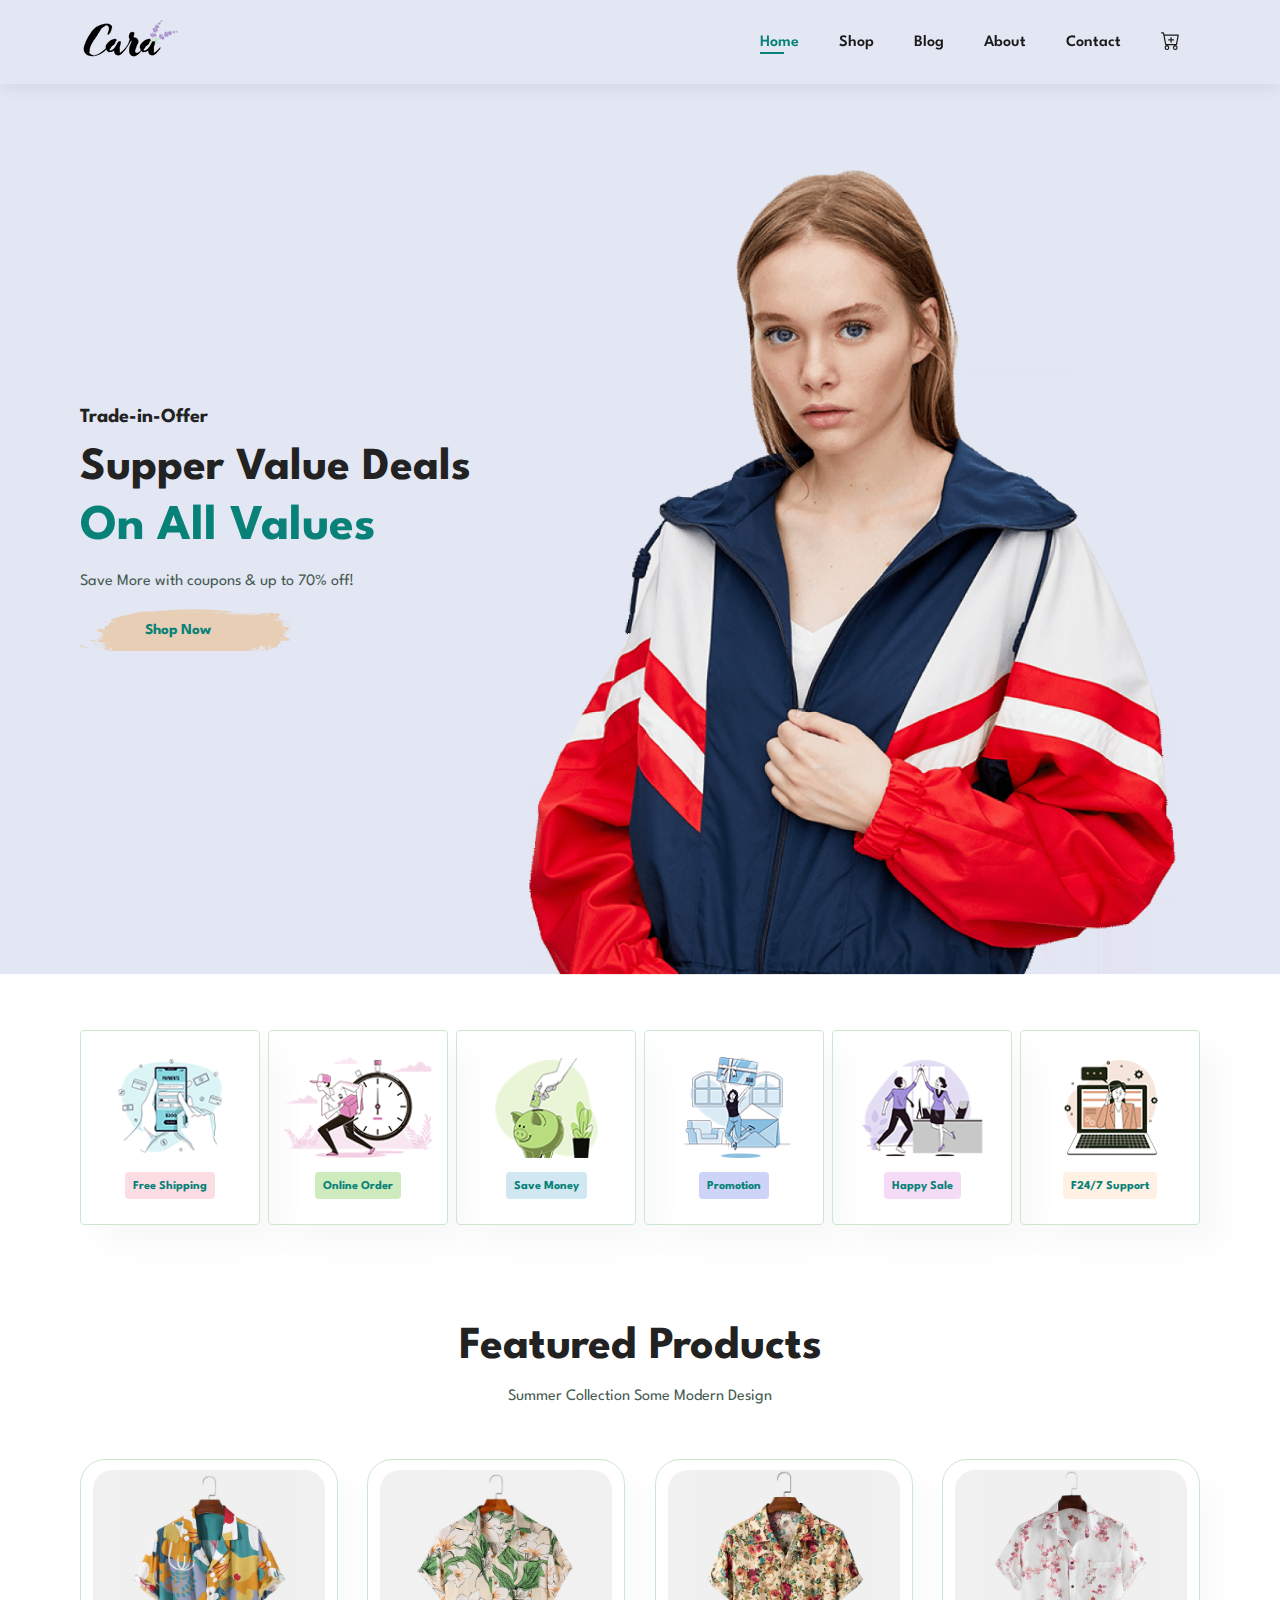
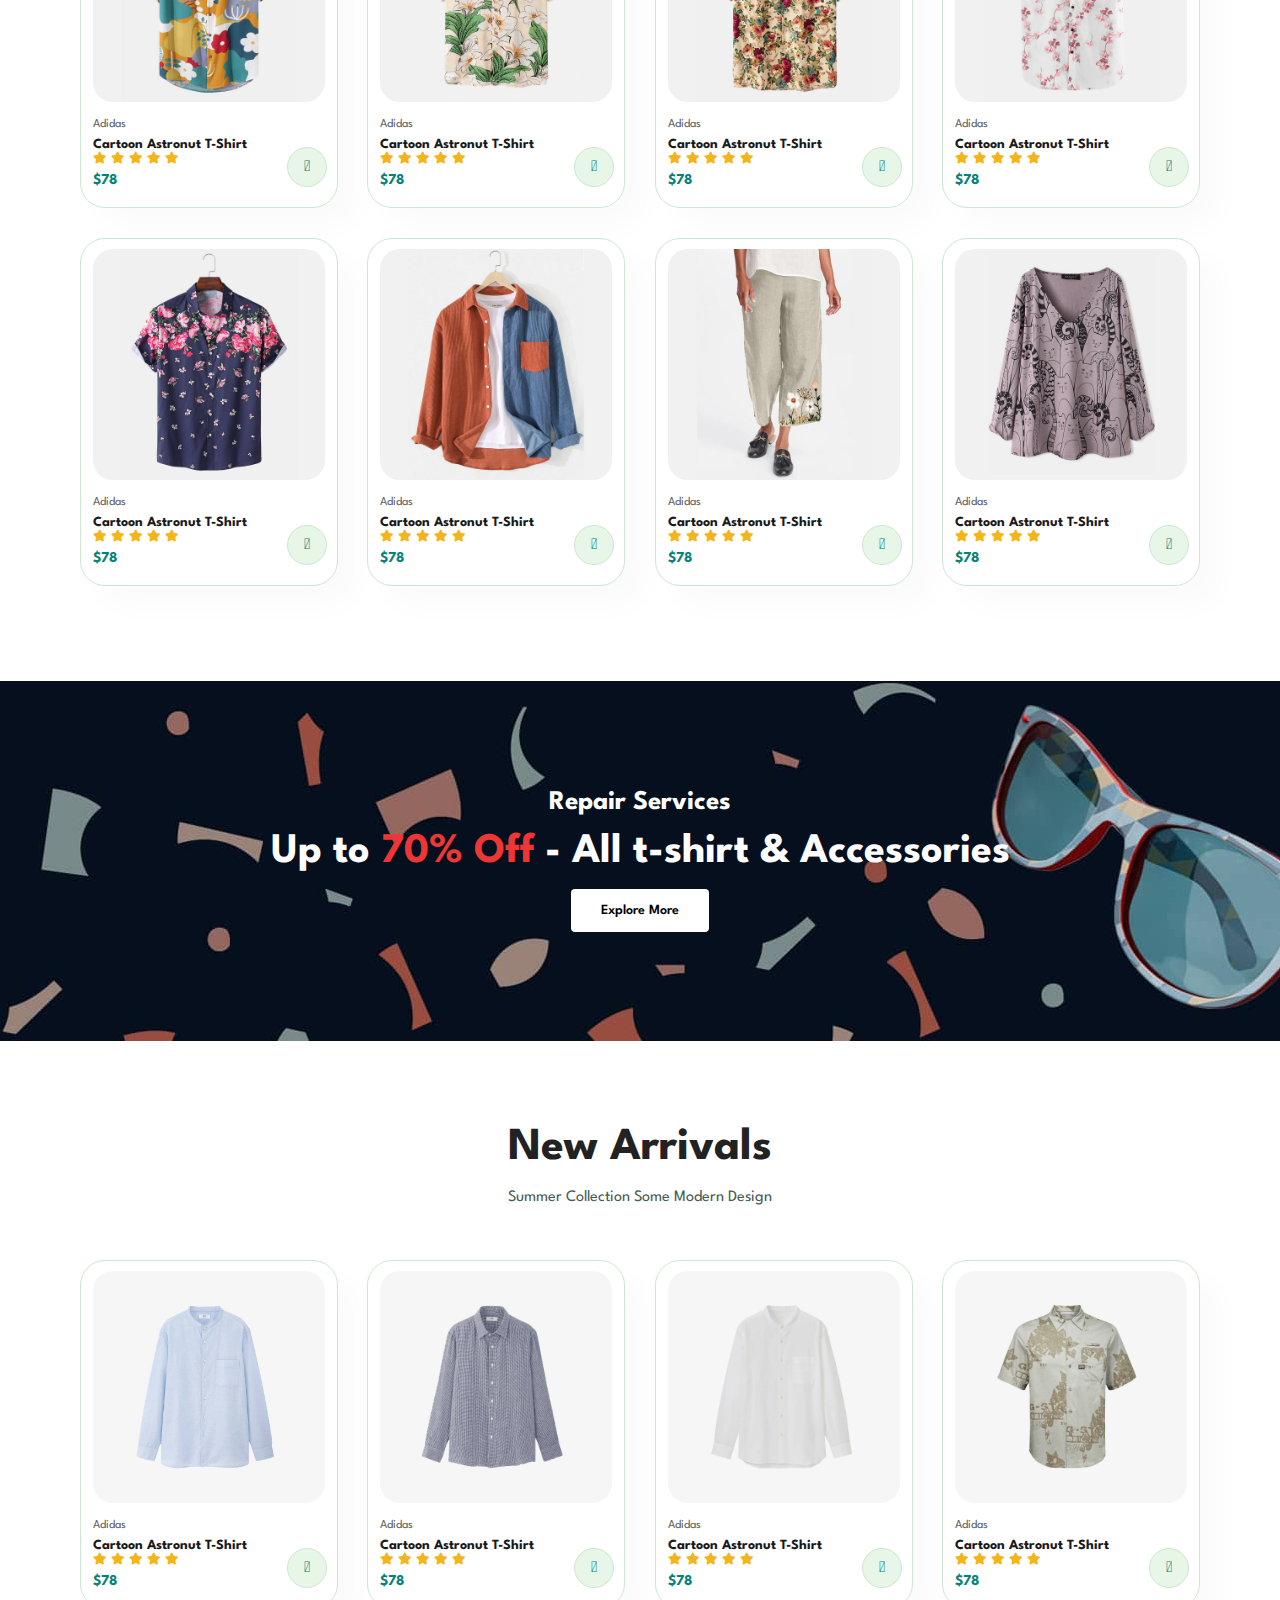
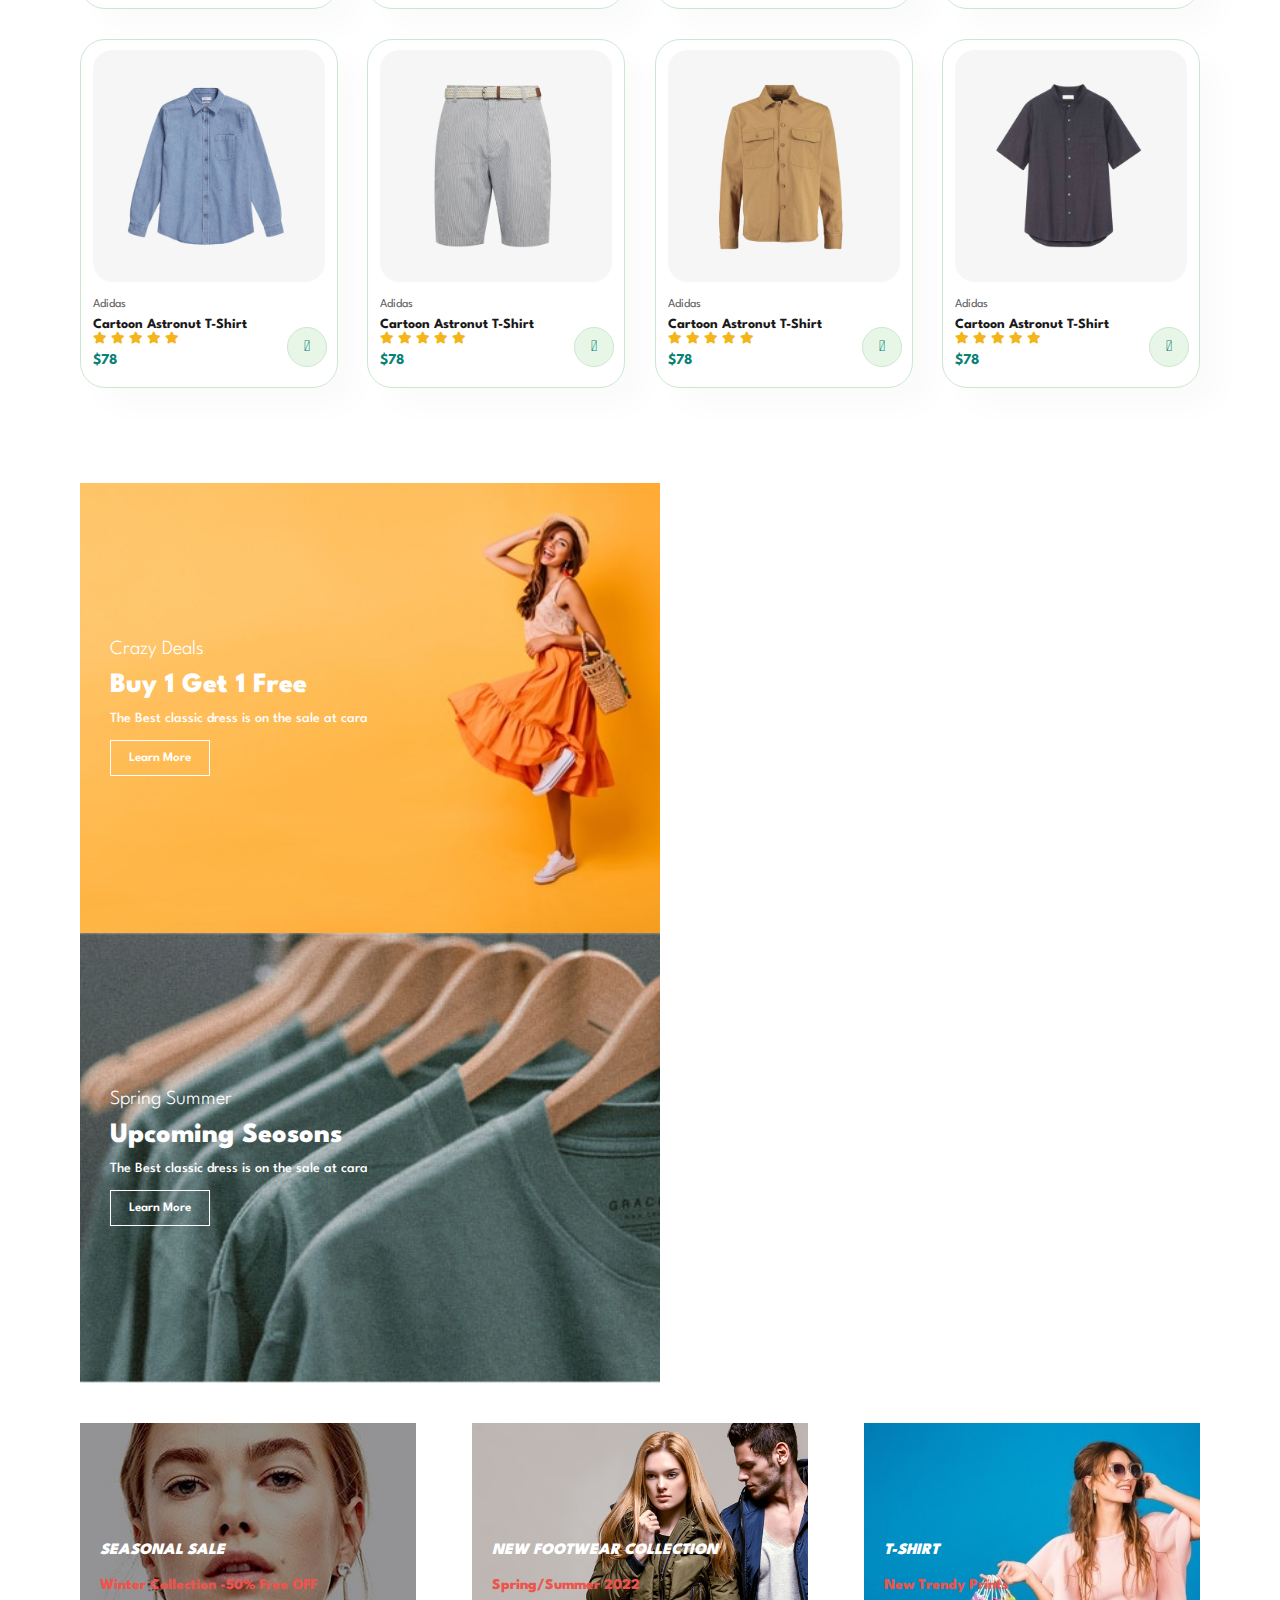
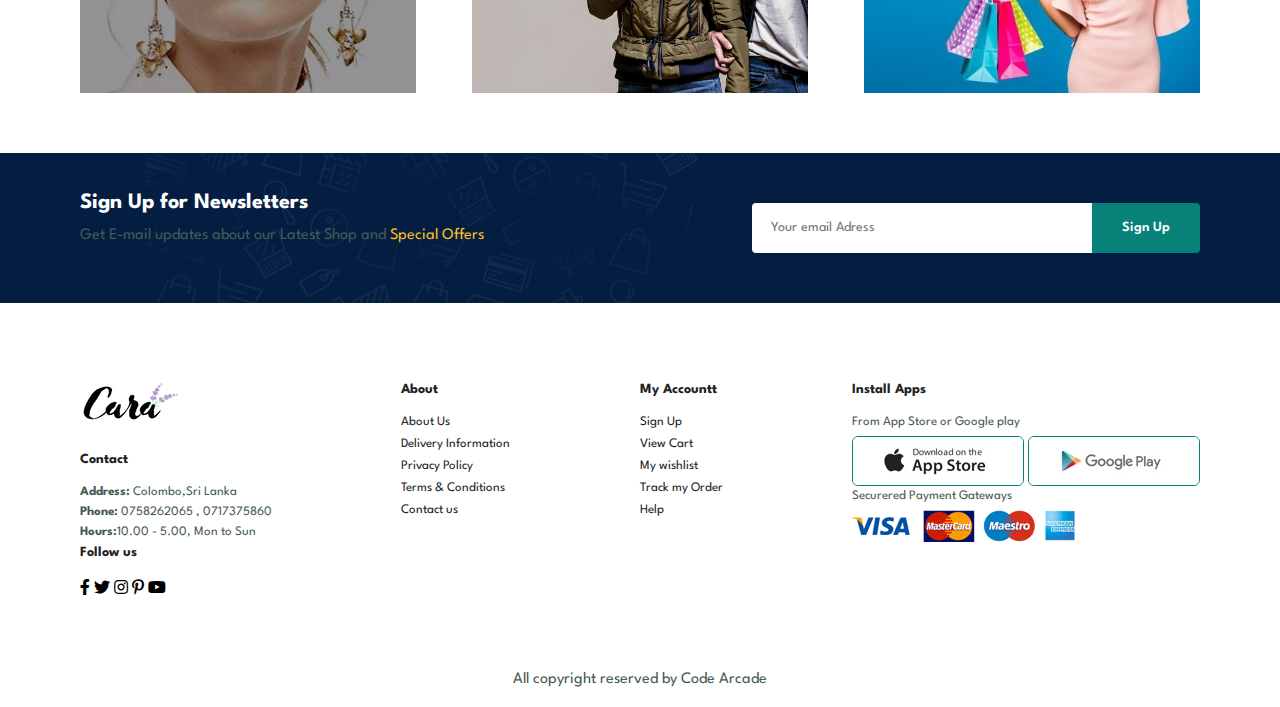
<file: index.html>
<!DOCTYPE html>
<html lang="en">

    <head>
        <meta charset="UTF-8">
        <meta http-equiv="X-UA-Compatible" content="IE=edge">
        <meta name="viewport" content="width=device-width, initial-scale=1.0">
        <title>E-Commerce webisite</title>
        <link rel="stylesheet" href="https://pro.fontawesome.com/releases/v5.10.0/css/all.css" />
        <!-- <link href="https://cdn.jsdelivr.net/npm/bootstrap@5.3.0-alpha2/dist/css/bootstrap.min.css" rel="stylesheet"> -->
        <link rel="icon" type="image/x-icon" href="img/logo.png">
        <link rel="stylesheet" href="style.css">
    </head>
    <body>
        <section id="header">
            <a href="#"><img src="img/logo.png" alt=""></a>
            <div>
                <ul id="navbar"> 
                    <li><a class="active" href="index.html">Home</a></li>
                    <li><a href="shop.html">Shop</a></li>
                    <li><a href="blog.html">Blog</a></li>
                    <li><a href="about.html">About</a></li>
                    <li><a href="contact.html">Contact</a></li>
                    <li><a href="cart.html"><svg xmlns="http://www.w3.org/2000/svg" width="19" height="19" fill="currentColor" class="bi bi-cart-plus" viewBox="0 0 16 16">
                        <path d="M9 5.5a.5.5 0 0 0-1 0V7H6.5a.5.5 0 0 0 0 1H8v1.5a.5.5 0 0 0 1 0V8h1.5a.5.5 0 0 0 0-1H9V5.5z"/>
                        <path d="M.5 1a.5.5 0 0 0 0 1h1.11l.401 1.607 1.498 7.985A.5.5 0 0 0 4 12h1a2 2 0 1 0 0 4 2 2 0 0 0 0-4h7a2 2 0 1 0 0 4 2 2 0 0 0 0-4h1a.5.5 0 0 0 .491-.408l1.5-8A.5.5 0 0 0 14.5 3H2.89l-.405-1.621A.5.5 0 0 0 2 1H.5zm3.915 10L3.102 4h10.796l-1.313 7h-8.17zM6 14a1 1 0 1 1-2 0 1 1 0 0 1 2 0zm7 0a1 1 0 1 1-2 0 1 1 0 0 1 2 0z"/>
                      </svg></i></i></a></li>
                </ul>
            </div>
        </section>
        
        <section id="hero">
            <h4>Trade-in-Offer</h4>
            <h2>Supper Value Deals</h2>
            <h1>On All Values</h1>
            <p>Save More with coupons & up to 70% off!</p>
            <button>Shop Now</button>
        </section>

        <section id="feature" class="section-p1">
            <div class="Featured-box">
                <img src="img/features/f1.png" alt="">
                <h6>Free Shipping</h6>
            </div>
            <div class="Featured-box">
                <img src="img/features/f2.png" alt="">
                <h6>Online Order</h6>
            </div>
            <div class="Featured-box">
                <img src="img/features/f3.png" alt="">
                <h6>Save Money</h6>
            </div>
            <div class="Featured-box">
                <img src="img/features/f4.png" alt="">
                <h6>Promotion</h6>
            </div>
            <div class="Featured-box">
                <img src="img/features/f5.png" alt="">
                <h6>Happy Sale</h6>
            </div>
        </div>
        <div class="Featured-box">
            <img src="img/features/f6.png" alt="">
            <h6>F24/7 Support</h6>
        </div>
        </section>

        <section id="product1"class="section-p1">
            <h2>Featured Products</h2>
            <p>Summer Collection Some Modern Design</p>
            <div class="pro-container">
                <div class="pro">
                    <img src="img/products/f1.jpg" alt="">
                    <div class="des">
                        <span>Adidas</span>
                        <h5>Cartoon Astronut T-Shirt</h5>
                        <div class="star">
                            <i class="fas fa-star"></i>
                            <i class="fas fa-star"></i>
                            <i class="fas fa-star"></i>
                            <i class="fas fa-star"></i>
                            <i class="fas fa-star"></i>
                        </div>
                        <h4>$78</h4>
                    </div>
                    <a href="#"><i class="fal fa-shopping-cart cart"></i></a>
                </div>
                <div class="pro">
                    <img src="img/products/f2.jpg" alt="">
                    <div class="des">
                        <span>Adidas</span>
                        <h5>Cartoon Astronut T-Shirt</h5>
                        <div class="star">
                            <i class="fas fa-star"></i>
                            <i class="fas fa-star"></i>
                            <i class="fas fa-star"></i>
                            <i class="fas fa-star"></i>
                            <i class="fas fa-star"></i>
                        </div>
                        <h4>$78</h4>
                    </div>
                    <a href="#"><i class="fal fa-shopping-cart cart"></i></a>
                </div>
                <div class="pro">
                    <img src="img/products/f3.jpg" alt="">
                    <div class="des">
                        <span>Adidas</span>
                        <h5>Cartoon Astronut T-Shirt</h5>
                        <div class="star">
                            <i class="fas fa-star"></i>
                            <i class="fas fa-star"></i>
                            <i class="fas fa-star"></i>
                            <i class="fas fa-star"></i>
                            <i class="fas fa-star"></i>
                        </div>
                        <h4>$78</h4>
                    </div>
                    <a href="#"><i class="fal fa-shopping-cart cart"></i></a>
                </div>
                <div class="pro">
                    <img src="img/products/f4.jpg" alt="">
                    <div class="des">
                        <span>Adidas</span>
                        <h5>Cartoon Astronut T-Shirt</h5>
                        <div class="star">
                            <i class="fas fa-star"></i>
                            <i class="fas fa-star"></i>
                            <i class="fas fa-star"></i>
                            <i class="fas fa-star"></i>
                            <i class="fas fa-star"></i>
                        </div>
                        <h4>$78</h4>
                    </div>
                    <a href="#"><i class="fal fa-shopping-cart cart"></i></a>
                </div>
                <div class="pro">
                    <img src="img/products/f5.jpg" alt="">
                    <div class="des">
                        <span>Adidas</span>
                        <h5>Cartoon Astronut T-Shirt</h5>
                        <div class="star">
                            <i class="fas fa-star"></i>
                            <i class="fas fa-star"></i>
                            <i class="fas fa-star"></i>
                            <i class="fas fa-star"></i>
                            <i class="fas fa-star"></i>
                        </div>
                        <h4>$78</h4>
                    </div>
                    <a href="#"><i class="fal fa-shopping-cart cart"></i></a>
                </div>
                <div class="pro">
                    <img src="img/products/f6.jpg" alt="">
                    <div class="des">
                        <span>Adidas</span>
                        <h5>Cartoon Astronut T-Shirt</h5>
                        <div class="star">
                            <i class="fas fa-star"></i>
                            <i class="fas fa-star"></i>
                            <i class="fas fa-star"></i>
                            <i class="fas fa-star"></i>
                            <i class="fas fa-star"></i>
                        </div>
                        <h4>$78</h4>
                    </div>
                    <a href="#"><i class="fal fa-shopping-cart cart"></i></a>
                </div>
                <div class="pro">
                    <img src="img/products/f7.jpg" alt="">
                    <div class="des">
                        <span>Adidas</span>
                        <h5>Cartoon Astronut T-Shirt</h5>
                        <div class="star">
                            <i class="fas fa-star"></i>
                            <i class="fas fa-star"></i>
                            <i class="fas fa-star"></i>
                            <i class="fas fa-star"></i>
                            <i class="fas fa-star"></i>
                        </div>
                        <h4>$78</h4>
                    </div>
                    <a href="#"><i class="fal fa-shopping-cart cart"></i></a>
                </div>
                <div class="pro">
                    <img src="img/products/f8.jpg" alt="">
                    <div class="des">
                        <span>Adidas</span>
                        <h5>Cartoon Astronut T-Shirt</h5>
                        <div class="star">
                            <i class="fas fa-star"></i>
                            <i class="fas fa-star"></i>
                            <i class="fas fa-star"></i>
                            <i class="fas fa-star"></i>
                            <i class="fas fa-star"></i>
                        </div>
                        <h4>$78</h4>
                    </div>
                    <a href="#"><i class="fal fa-shopping-cart cart"></i></a>
                </div>
            </div>
        </section>

        <section id="banner" class="section-m1">
            <h4>Repair Services</h4>
            <h2>Up to <span>70% Off</span> - All t-shirt & Accessories</h2>
            <button class="normal">Explore More</button>
        </section>

        <section id="product1"class="section-p1">
            <h2>New Arrivals</h2>
            <p>Summer Collection Some Modern Design</p>
            <div class="pro-container">
                <div class="pro">
                    <img src="img/products/n1.jpg" alt="">
                    <div class="des">
                        <span>Adidas</span>
                        <h5>Cartoon Astronut T-Shirt</h5>
                        <div class="star">
                            <i class="fas fa-star"></i>
                            <i class="fas fa-star"></i>
                            <i class="fas fa-star"></i>
                            <i class="fas fa-star"></i>
                            <i class="fas fa-star"></i>
                        </div>
                        <h4>$78</h4>
                    </div>
                    <a href="#"><i class="fal fa-shopping-cart cart"></i></a>
                </div>
                <div class="pro">
                    <img src="img/products/n2.jpg" alt="">
                    <div class="des">
                        <span>Adidas</span>
                        <h5>Cartoon Astronut T-Shirt</h5>
                        <div class="star">
                            <i class="fas fa-star"></i>
                            <i class="fas fa-star"></i>
                            <i class="fas fa-star"></i>
                            <i class="fas fa-star"></i>
                            <i class="fas fa-star"></i>
                        </div>
                        <h4>$78</h4>
                    </div>
                    <a href="#"><i class="fal fa-shopping-cart cart"></i></a>
                </div>
                <div class="pro">
                    <img src="img/products/n3.jpg" alt="">
                    <div class="des">
                        <span>Adidas</span>
                        <h5>Cartoon Astronut T-Shirt</h5>
                        <div class="star">
                            <i class="fas fa-star"></i>
                            <i class="fas fa-star"></i>
                            <i class="fas fa-star"></i>
                            <i class="fas fa-star"></i>
                            <i class="fas fa-star"></i>
                        </div>
                        <h4>$78</h4>
                    </div>
                    <a href="#"><i class="fal fa-shopping-cart cart"></i></a>
                </div>
                <div class="pro">
                    <img src="img/products/n4.jpg" alt="">
                    <div class="des">
                        <span>Adidas</span>
                        <h5>Cartoon Astronut T-Shirt</h5>
                        <div class="star">
                            <i class="fas fa-star"></i>
                            <i class="fas fa-star"></i>
                            <i class="fas fa-star"></i>
                            <i class="fas fa-star"></i>
                            <i class="fas fa-star"></i>
                        </div>
                        <h4>$78</h4>
                    </div>
                    <a href="#"><i class="fal fa-shopping-cart cart"></i></a>
                </div>
                <div class="pro">
                    <img src="img/products/n5.jpg" alt="">
                    <div class="des">
                        <span>Adidas</span>
                        <h5>Cartoon Astronut T-Shirt</h5>
                        <div class="star">
                            <i class="fas fa-star"></i>
                            <i class="fas fa-star"></i>
                            <i class="fas fa-star"></i>
                            <i class="fas fa-star"></i>
                            <i class="fas fa-star"></i>
                        </div>
                        <h4>$78</h4>
                    </div>
                    <a href="#"><i class="fal fa-shopping-cart cart"></i></a>
                </div>
                <div class="pro">
                    <img src="img/products/n6.jpg" alt="">
                    <div class="des">
                        <span>Adidas</span>
                        <h5>Cartoon Astronut T-Shirt</h5>
                        <div class="star">
                            <i class="fas fa-star"></i>
                            <i class="fas fa-star"></i>
                            <i class="fas fa-star"></i>
                            <i class="fas fa-star"></i>
                            <i class="fas fa-star"></i>
                        </div>
                        <h4>$78</h4>
                    </div>
                    <a href="#"><i class="fal fa-shopping-cart cart"></i></a>
                </div>
                <div class="pro">
                    <img src="img/products/n7.jpg" alt="">
                    <div class="des">
                        <span>Adidas</span>
                        <h5>Cartoon Astronut T-Shirt</h5>
                        <div class="star">
                            <i class="fas fa-star"></i>
                            <i class="fas fa-star"></i>
                            <i class="fas fa-star"></i>
                            <i class="fas fa-star"></i>
                            <i class="fas fa-star"></i>
                        </div>
                        <h4>$78</h4>
                    </div>
                    <a href="#"><i class="fal fa-shopping-cart cart"></i></a>
                </div>
                <div class="pro">
                    <img src="img/products/n8.jpg" alt="">
                    <div class="des">
                        <span>Adidas</span>
                        <h5>Cartoon Astronut T-Shirt</h5>
                        <div class="star">
                            <i class="fas fa-star"></i>
                            <i class="fas fa-star"></i>
                            <i class="fas fa-star"></i>
                            <i class="fas fa-star"></i>
                            <i class="fas fa-star"></i>
                        </div>
                        <h4>$78</h4>
                    </div>
                    <a href="#"><i class="fal fa-shopping-cart cart"></i></a>
                </div>
            </div>
        </section>

        <section id="sm-banner" class="section-p1">
            <div class="banner-box">
                <h4>Crazy Deals</h4>
                <h2>Buy 1 Get 1 Free</h2>
                <span>The Best classic dress is on the sale at cara</span>
                <button class="white">Learn More</button>
            </div>
            <div class="banner-box banner-box2">
                <h4>Spring Summer</h4>
                <h2>Upcoming Seosons</h2>
                <span>The Best classic dress is on the sale at cara</span>
                <button class="white">Learn More</button>
            </div>
        </section>

        <section id="banner3">
            <div class="banner-box">
                <h2>SEASONAL SALE</h2>
                <h3>Winter Collection -50% Free OFF</h3>
            </div>
            <div class="banner-box banner-box2">
                <h2>NEW FOOTWEAR COLLECTION</h2>
                <h3>Spring/Summer 2022</h3>
            </div>
            <div class="banner-box banner-box3">
                <h2>T-SHIRT</h2>
                <h3>New Trendy Prints</h3>
            </div>
        </section>

        <section id="newsletter" class="section-p1 section-m1">
            <div class="newstags">
                <h4>Sign Up for Newsletters</h4>
                <p>Get E-mail updates about our Latest Shop and <Span>Special Offers</Span></p>
            </div>
            <div class="form">
                <input type="text" placeholder="Your email Adress">
                <button class="normal">Sign Up</button>
            </div>
        </section>

        <footer class="section-p1" id="footer">
            <div class="col">
                <img class="logo" src="img/logo.png" alt="">
                <h4>Contact</h4>
                <p> <strong>Address:</strong> Colombo,Sri Lanka</p>
                <p><strong>Phone:</strong> 0758262065 , 0717375860</p>
                <p><strong>Hours:</strong>10.00 - 5.00, Mon to Sun</p>
                <div class="follow">
                    <h4>Follow us</h4>
                    <div class="icon">
                        <i class="fab fa-facebook-f"></i>
                        <i class="fab fa-twitter"></i>
                        <i class="fab fa-instagram"></i>
                        <i class="fab fa-pinterest-p"></i>
                        <i class="fab fa-youtube"></i>
                    </div>
                </div>
            </div>
            <div class="col">
                <h4>About</h4>
                <a href="#">About Us</a>
                <a href="#">Delivery Information</a>
                <a href="#">Privacy Policy</a>
                <a href="#">Terms & Conditions</a>
                <a href="#">Contact us</a>
            </div>
            <div class="col">
                <h4>My Accountt</h4>
                <a href="#">Sign Up</a>
                <a href="#">View Cart</a>
                <a href="#">My wishlist</a>
                <a href="#">Track my Order</a>
                <a href="#">Help</a>
            </div>
            <div class="col install">
                <h4>Install Apps</h4>
                <p>From App Store or Google play</p>
                <div class="row">
                    <img src="img/pay/app.jpg" alt="">
                    <img src="img/pay/play.jpg" alt="">
                </div>
                <p>Securered Payment Gateways</p>
                <img src="img/pay/pay.png" alt="">
            </div>
           
        </footer>

        <div class="copyright">
            <p>All copyright reserved by Code Arcade</p>
        </div>

        <script src="script.js"></script>
    </body>
</html>
</file>
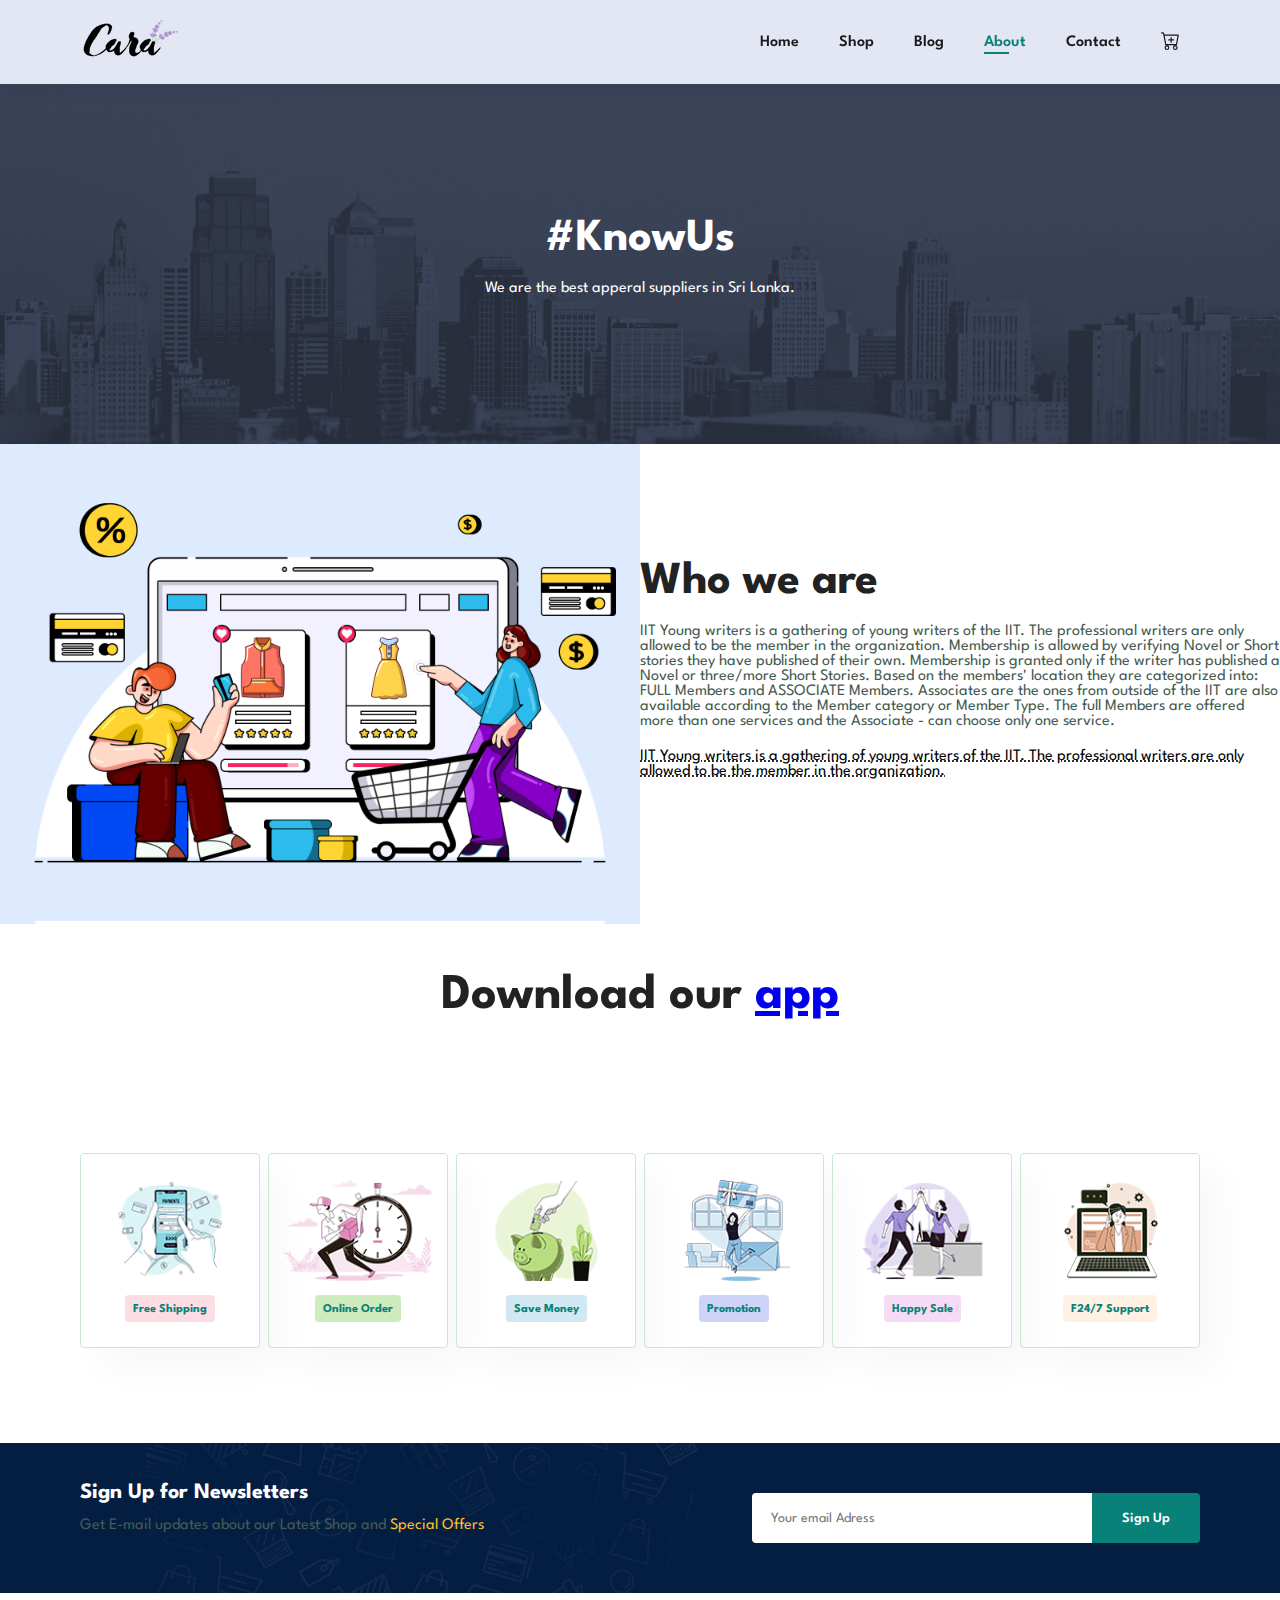
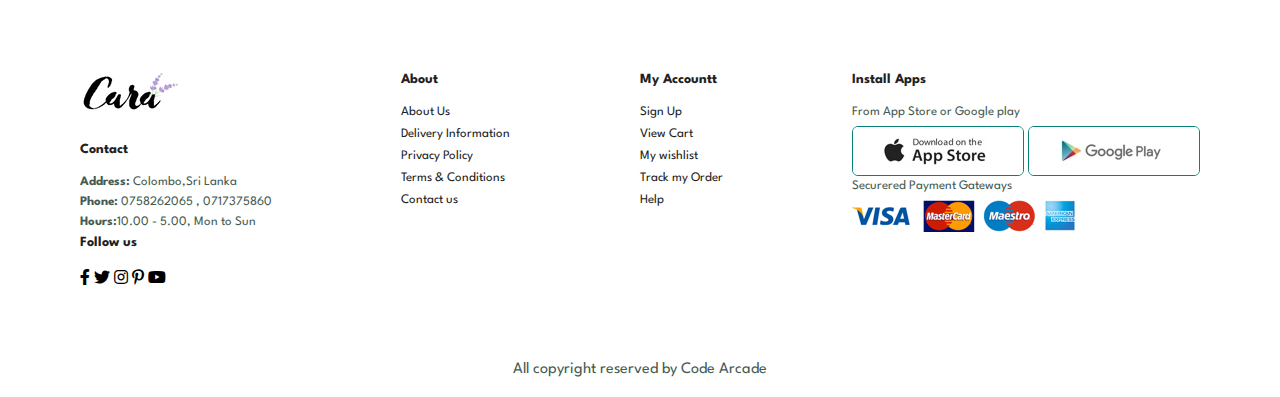
<file: about.html>
<!DOCTYPE html>
<html lang="en">

    <head>
        <meta charset="UTF-8">
        <meta http-equiv="X-UA-Compatible" content="IE=edge">
        <meta name="viewport" content="width=device-width, initial-scale=1.0">
        <title>Tech2etc Ecommerce Tutorial</title>
        <link rel="stylesheet" href="https://pro.fontawesome.com/releases/v5.10.0/css/all.css" />

        <link rel="stylesheet" href="style3.css">
    </head>

    <body>

        <section id="header">
            <a href="#"><img src="img/logo.png" alt=""></a>
            <div>
                <ul id="navbar">
                    <li><a href="index.html">Home</a></li>
                    <li><a href="shop.html">Shop</a></li>
                    <li><a href="blog.html">Blog</a></li>
                    <li><a class="active" href="about.html">About</a></li>
                    <li><a href="contact.html">Contact</a></li>
                    <li><a href="cart.html"><svg xmlns="http://www.w3.org/2000/svg" width="19" height="19" fill="currentColor" class="bi bi-cart-plus" viewBox="0 0 16 16">
                        <path d="M9 5.5a.5.5 0 0 0-1 0V7H6.5a.5.5 0 0 0 0 1H8v1.5a.5.5 0 0 0 1 0V8h1.5a.5.5 0 0 0 0-1H9V5.5z"/>
                        <path d="M.5 1a.5.5 0 0 0 0 1h1.11l.401 1.607 1.498 7.985A.5.5 0 0 0 4 12h1a2 2 0 1 0 0 4 2 2 0 0 0 0-4h7a2 2 0 1 0 0 4 2 2 0 0 0 0-4h1a.5.5 0 0 0 .491-.408l1.5-8A.5.5 0 0 0 14.5 3H2.89l-.405-1.621A.5.5 0 0 0 2 1H.5zm3.915 10L3.102 4h10.796l-1.313 7h-8.17zM6 14a1 1 0 1 1-2 0 1 1 0 0 1 2 0zm7 0a1 1 0 1 1-2 0 1 1 0 0 1 2 0z"/>
                      </svg></i></i></a></li>
                </ul>
            </div>
        </section>

        <section id="page-header" class="about-header">
            <h2>#KnowUs</h2>
            <p>We are the best apperal suppliers in Sri Lanka.</p>            
        </section>

        <section class="about-head" class="section-p1">
            <img src="img/about/a6.jpg">
            <div>
                <h2>Who we are</h2>
                <p>
                    IIT Young writers is a gathering of young writers of the IIT. The professional writers
                    are only allowed to be the member in the organization. Membership is allowed by
                    verifying Novel or Short stories they have published of their own. Membership
                    is granted only if the writer has published a Novel or three/more Short Stories.
                    Based on the members' location they are categorized into: FULL Members and
                    ASSOCIATE Members. Associates are the ones from outside of the IIT are also
                    available according to the Member category or Member Type. The full Members
                    are offered more than one services and the Associate - can choose only one service.

                </p>

                <abbr title="">IIT Young writers is a gathering of young writers of the IIT. The professional writers
                    are only allowed to be the member in the organization.</abbr>

                    <br><br>

                    <marquee loop="-1" scrollmount="5" width="100%">IIT Young writers is a gathering of young writers of the IIT.</marquee>
            </div>
        </section>

        <section id="about-app" class="section-p1">
            <h1>Download our <a href="#">app</a></h1>
            <div class="video">
                <vedio autoplay muted loop src="img/about/1.mp4"></vedio>
            </div>

        </section>

        <section id="feature" class="section-p1">
            <div class="Featured-box">
                <img src="img/features/f1.png" alt="">
                <h6>Free Shipping</h6>
            </div>
            <div class="Featured-box">
                <img src="img/features/f2.png" alt="">
                <h6>Online Order</h6>
            </div>
            <div class="Featured-box">
                <img src="img/features/f3.png" alt="">
                <h6>Save Money</h6>
            </div>
            <div class="Featured-box">
                <img src="img/features/f4.png" alt="">
                <h6>Promotion</h6>
            </div>
            <div class="Featured-box">
                <img src="img/features/f5.png" alt="">
                <h6>Happy Sale</h6>
            </div>
        </div>
        <div class="Featured-box">
            <img src="img/features/f6.png" alt="">
            <h6>F24/7 Support</h6>
        </div>
        </section>

        <section id="newsletter" class="section-p1 section-m1">
            <div class="newstags">
                <h4>Sign Up for Newsletters</h4>
                <p>Get E-mail updates about our Latest Shop and <Span>Special Offers</Span></p>
            </div>
            <div class="form">
                <input type="text" placeholder="Your email Adress">
                <button class="normal">Sign Up</button>
            </div>
        </section>

        <footer class="section-p1" id="footer">
            <div class="col">
                <img class="logo" src="img/logo.png" alt="">
                <h4>Contact</h4>
                <p> <strong>Address:</strong> Colombo,Sri Lanka</p>
                <p><strong>Phone:</strong> 0758262065 , 0717375860</p>
                <p><strong>Hours:</strong>10.00 - 5.00, Mon to Sun</p>
                <div class="follow">
                    <h4>Follow us</h4>
                    <div class="icon">
                        <i class="fab fa-facebook-f"></i>
                        <i class="fab fa-twitter"></i>
                        <i class="fab fa-instagram"></i>
                        <i class="fab fa-pinterest-p"></i>
                        <i class="fab fa-youtube"></i>
                    </div>
                </div>
            </div>
            <div class="col">
                <h4>About</h4>
                <a href="#">About Us</a>
                <a href="#">Delivery Information</a>
                <a href="#">Privacy Policy</a>
                <a href="#">Terms & Conditions</a>
                <a href="#">Contact us</a>
            </div>
            <div class="col">
                <h4>My Accountt</h4>
                <a href="#">Sign Up</a>
                <a href="#">View Cart</a>
                <a href="#">My wishlist</a>
                <a href="#">Track my Order</a>
                <a href="#">Help</a>
            </div>
            <div class="col install">
                <h4>Install Apps</h4>
                <p>From App Store or Google play</p>
                <div class="row">
                    <img src="img/pay/app.jpg" alt="">
                    <img src="img/pay/play.jpg" alt="">
                </div>
                <p>Securered Payment Gateways</p>
                <img src="img/pay/pay.png" alt="">
            </div>
           
        </footer>
    

        <div class="copyright">
            <p>All copyright reserved by Code Arcade</p>
        </div>


        <script src="script.js"></script>
    </body>

</html>
</file>
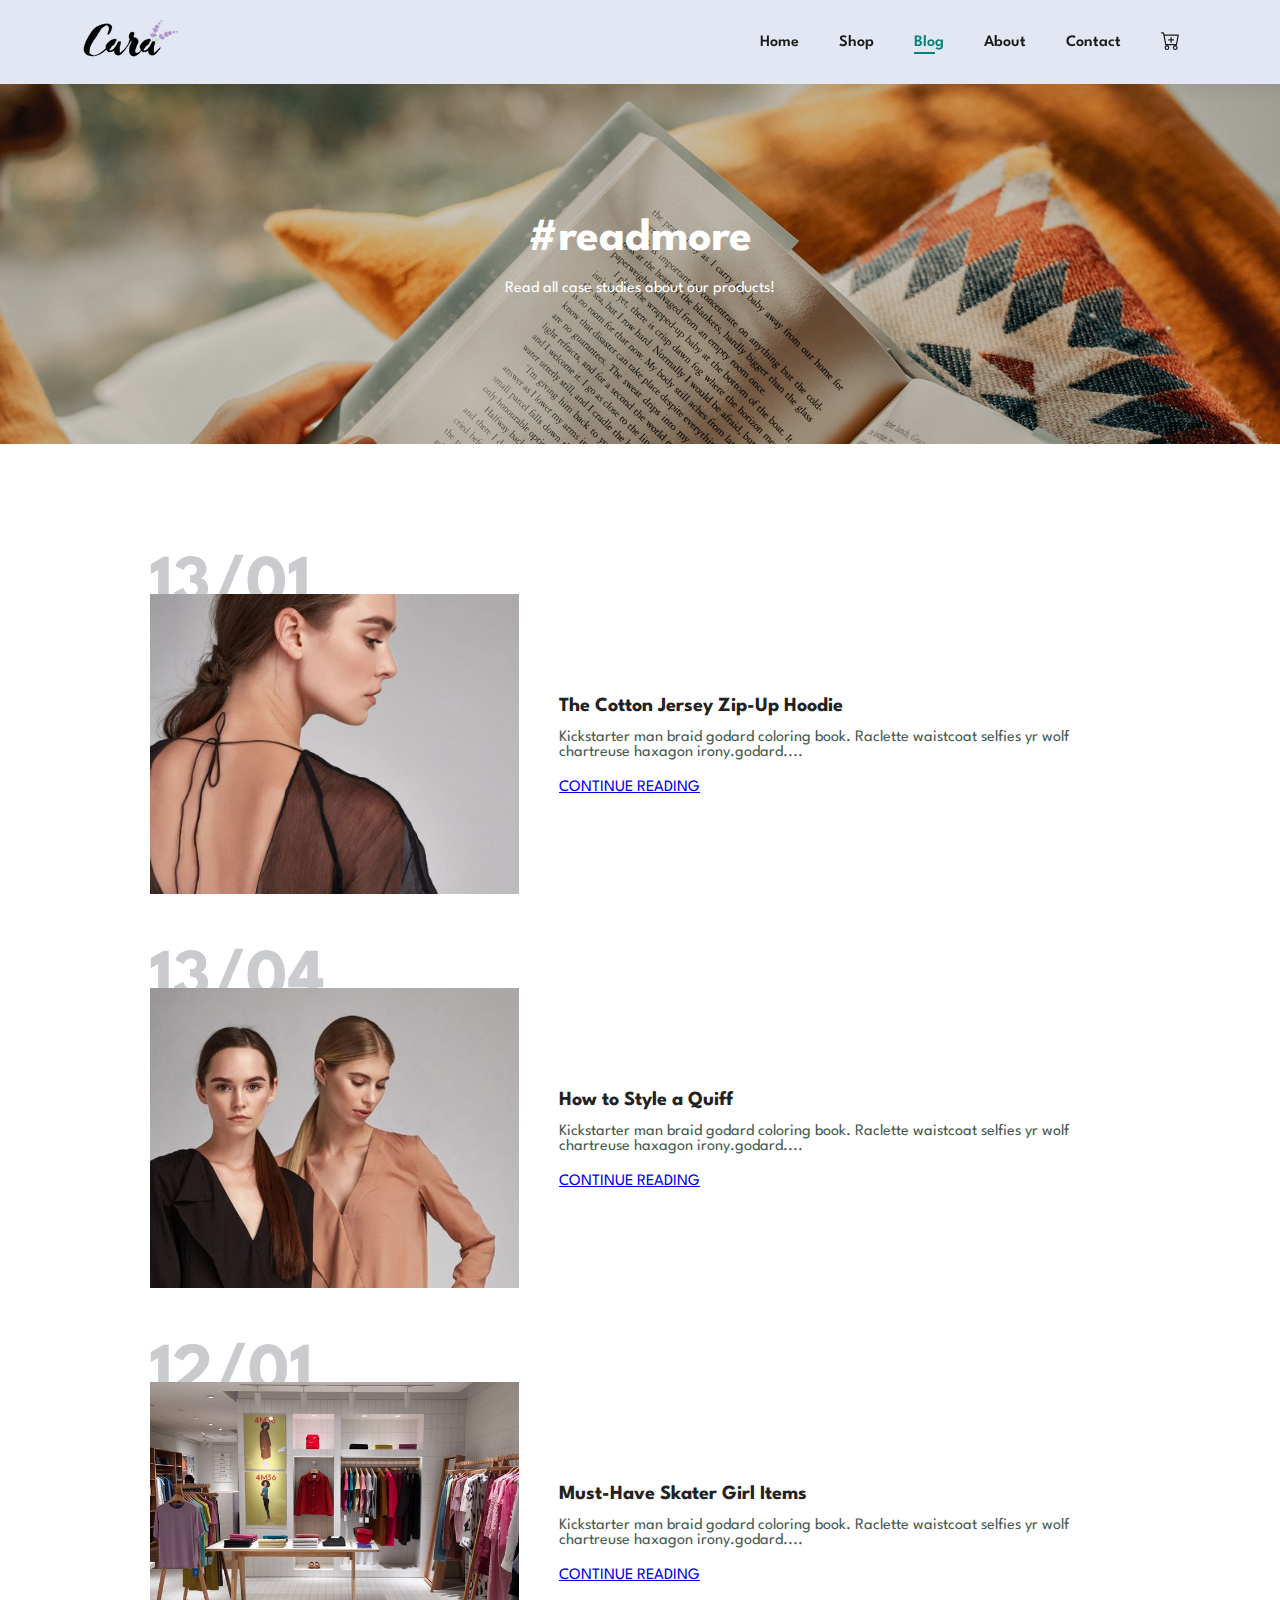
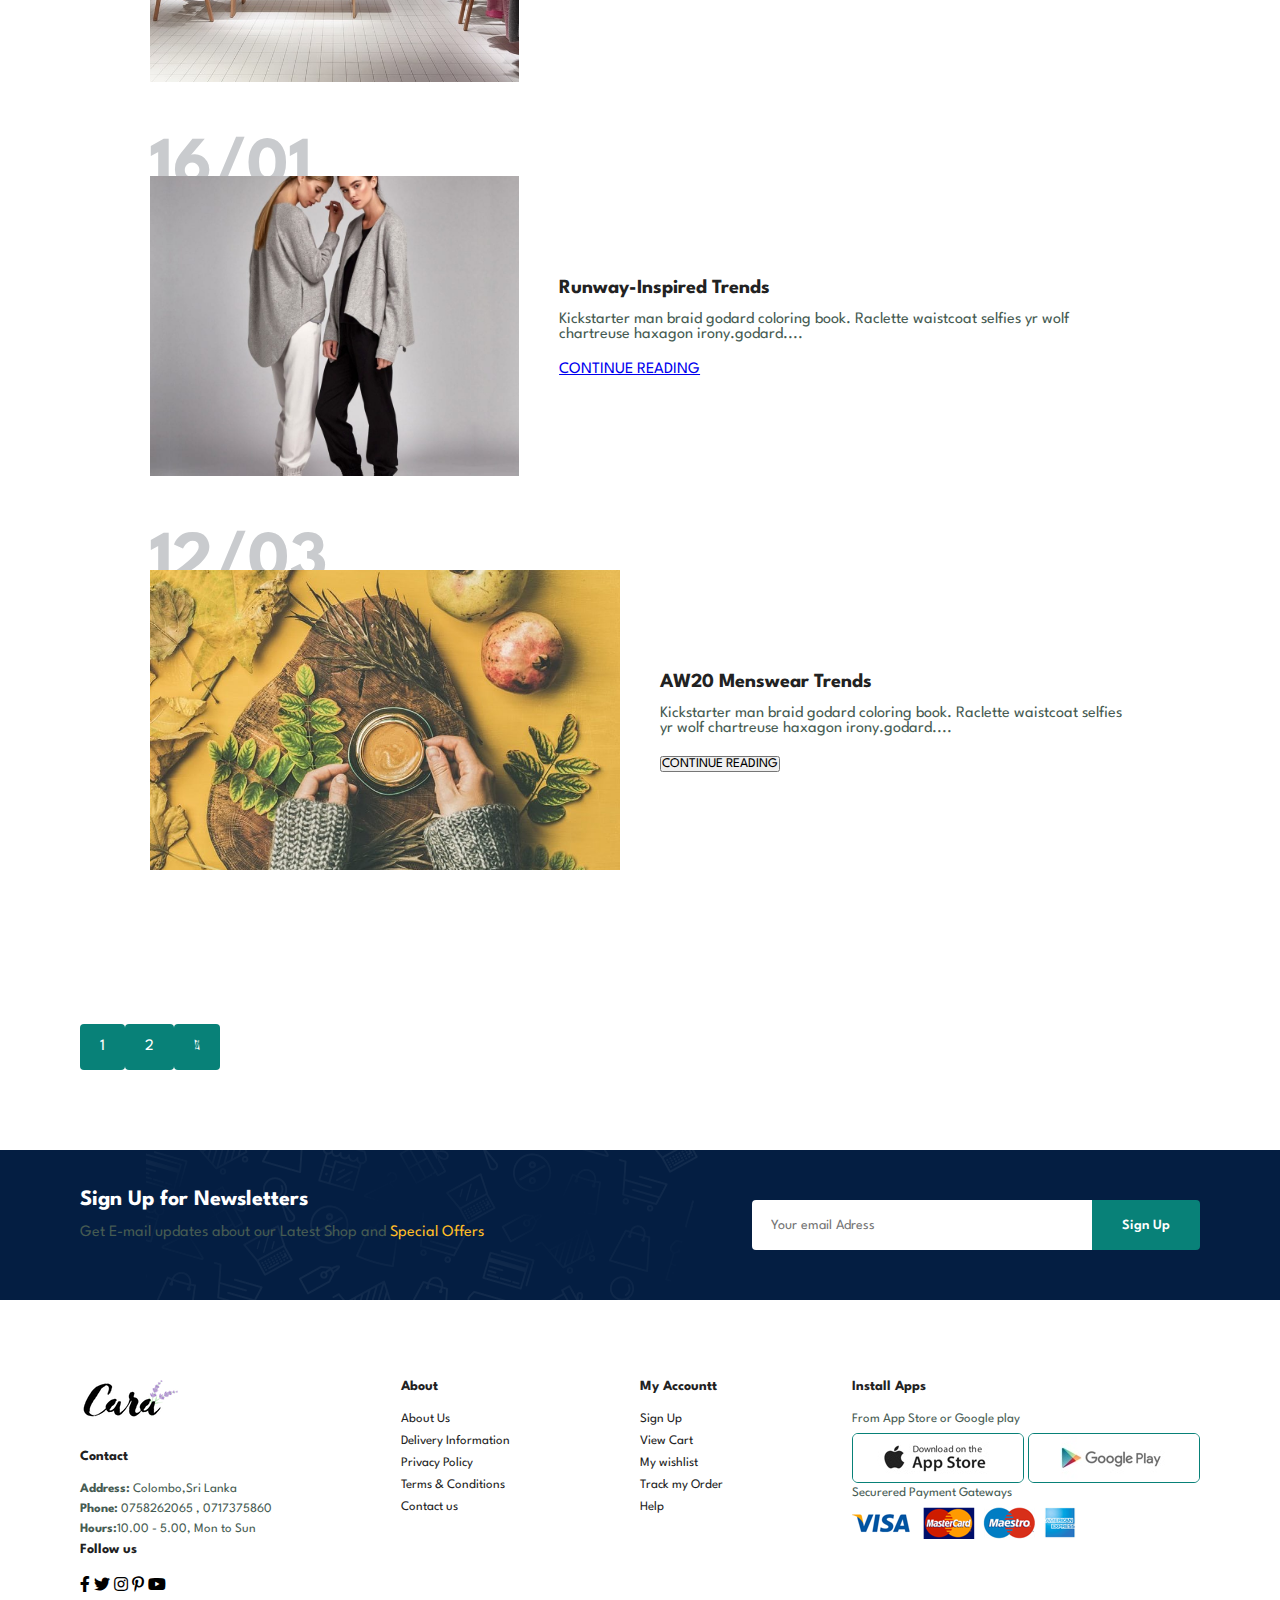
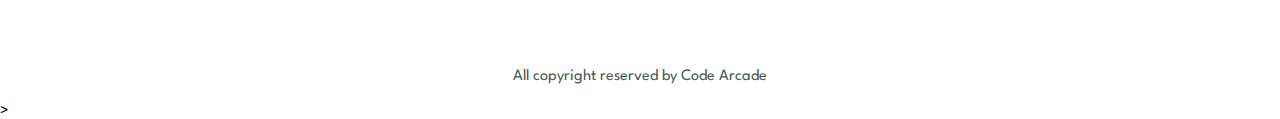
<file: blog.html>
<!DOCTYPE html>
<html lang="en">

    <head>
        <meta charset="UTF-8">
        <meta http-equiv="X-UA-Compatible" content="IE=edge">
        <meta name="viewport" content="width=device-width, initial-scale=1.0">
        <title>Cara online Shopping</title>
        <link rel="stylesheet" href="https://pro.fontawesome.com/releases/v5.10.0/css/all.css" />

        <link rel="stylesheet" href="style3.css">
    </head>
 
    <body>

        <section id="header">
            <a href="#"><img src="img/logo.png" alt=""></a>
            <div>
                <ul id="navbar">
                    <li><a href="index.html">Home</a></li>
                    <li><a  href="shop.html">Shop</a></li>
                    <li><a class="active" href="blog.html">Blog</a></li>
                    <li><a href="about.html">About</a></li>
                    <li><a href="contact.html">Contact</a></li>
                    <li><a href="cart.html"><svg xmlns="http://www.w3.org/2000/svg" width="19" height="19" fill="currentColor" class="bi bi-cart-plus" viewBox="0 0 16 16">
                        <path d="M9 5.5a.5.5 0 0 0-1 0V7H6.5a.5.5 0 0 0 0 1H8v1.5a.5.5 0 0 0 1 0V8h1.5a.5.5 0 0 0 0-1H9V5.5z"/>
                        <path d="M.5 1a.5.5 0 0 0 0 1h1.11l.401 1.607 1.498 7.985A.5.5 0 0 0 4 12h1a2 2 0 1 0 0 4 2 2 0 0 0 0-4h7a2 2 0 1 0 0 4 2 2 0 0 0 0-4h1a.5.5 0 0 0 .491-.408l1.5-8A.5.5 0 0 0 14.5 3H2.89l-.405-1.621A.5.5 0 0 0 2 1H.5zm3.915 10L3.102 4h10.796l-1.313 7h-8.17zM6 14a1 1 0 1 1-2 0 1 1 0 0 1 2 0zm7 0a1 1 0 1 1-2 0 1 1 0 0 1 2 0z"/>
                      </svg></i></i></a></li>
                </ul>
            </div>
        </section>

        <section id="page-header" class="blog-header">
            <h2>#readmore</h2>
            <p>Read all case studies about our products!</p>            
        </section>

        <section id="blog">
            <div class="blog-box">
                <div class="blog-img">
                    <img src="img/blog/b1.jpg" alt="">
                </div>
                <div class="=blog-details">
                    <h4>The Cotton Jersey Zip-Up Hoodie</h4>
                    <p>Kickstarter man braid godard coloring book.
                        Raclette waistcoat selfies yr
                        wolf chartreuse haxagon irony.godard....</p>
                    <a href="#">CONTINUE READING</a>
                </div>
                <h1>13/01</h1>
            </div>
            <div class="blog-box">
                <div class="blog-img">
                    <img src="img/blog/b2.jpg" alt="">
                </div>
                <div class="=blog-details">
                    <h4>How to Style a Quiff</h4>
                    <p>Kickstarter man braid godard coloring book.
                        Raclette waistcoat selfies yr
                        wolf chartreuse haxagon irony.godard....</p>
                    <a href="#">CONTINUE READING</a>
                </div>
                <h1>13/04</h1>
            </div>
            <div class="blog-box">
                <div class="blog-img">
                    <img src="img/blog/b3.jpg" alt="">
                </div>
                <div class="=blog-details">
                    <h4>Must-Have Skater Girl Items</h4>
                    <p>Kickstarter man braid godard coloring book.
                        Raclette waistcoat selfies yr
                        wolf chartreuse haxagon irony.godard....</p>
                    <a href="#">CONTINUE READING</a>
                </div>
                <h1>12/01</h1>
            </div>
            <div class="blog-box">
                <div class="blog-img">
                    <img src="img/blog/b4.jpg" alt="">
                </div>
                <div class="=blog-details">
                    <h4>Runway-Inspired Trends</h4>
                    <p>Kickstarter man braid godard coloring book.
                        Raclette waistcoat selfies yr
                        wolf chartreuse haxagon irony.godard....</p>
                    <a href="#">CONTINUE READING</a>
                </div>
                <h1>16/01</h1>
            </div>
            <div class="blog-box">
                <div class="blog-img">
                    <img src="img/blog/b6.jpg" alt="">
                </div>
                <div class="blog-details">
                    <h4>AW20 Menswear Trends</h4>
                    <p>Kickstarter man braid godard coloring book.
                        Raclette waistcoat selfies yr
                        wolf chartreuse haxagon irony.godard....</p>
                    <button><a href="#"></a>CONTINUE READING</a></button>
                </div>
                <h1>12/03</h1>
            </div>

        </section>

        <section id="pagination" class="section-p1">
            <a href="#">1</a>
            <a href="#">2</a>
            <a href="#"><i class="fal fa-long-arrow-alt-right"></i></a>
        </section>

        <section id="newsletter" class="section-p1 section-m1">
            <div class="newstags">
                <h4>Sign Up for Newsletters</h4>
                <p>Get E-mail updates about our Latest Shop and <Span>Special Offers</Span></p>
            </div>
            <div class="form">
                <input type="text" placeholder="Your email Adress">
                <button class="normal">Sign Up</button>
            </div>
        </section>

        <footer class="section-p1" id="footer">
            <div class="col">
                <img class="logo" src="img/logo.png" alt="">
                <h4>Contact</h4>
                <p> <strong>Address:</strong> Colombo,Sri Lanka</p>
                <p><strong>Phone:</strong> 0758262065 , 0717375860</p>
                <p><strong>Hours:</strong>10.00 - 5.00, Mon to Sun</p>
                <div class="follow">
                    <h4>Follow us</h4>
                    <div class="icon">
                        <i class="fab fa-facebook-f"></i>
                        <i class="fab fa-twitter"></i>
                        <i class="fab fa-instagram"></i>
                        <i class="fab fa-pinterest-p"></i>
                        <i class="fab fa-youtube"></i>
                    </div>
                </div>
            </div>
            <div class="col">
                <h4>About</h4>
                <a href="#">About Us</a>
                <a href="#">Delivery Information</a>
                <a href="#">Privacy Policy</a>
                <a href="#">Terms & Conditions</a>
                <a href="#">Contact us</a>
            </div>
            <div class="col">
                <h4>My Accountt</h4>
                <a href="#">Sign Up</a>
                <a href="#">View Cart</a>
                <a href="#">My wishlist</a>
                <a href="#">Track my Order</a>
                <a href="#">Help</a>
            </div>
            <div class="col install">
                <h4>Install Apps</h4>
                <p>From App Store or Google play</p>
                <div class="row">
                    <img src="img/pay/app.jpg" alt="">
                    <img src="img/pay/play.jpg" alt="">
                </div>
                <p>Securered Payment Gateways</p>
                <img src="img/pay/pay.png" alt="">
            </div>
           
        </footer>

        <div class="copyright">
            <p>All copyright reserved by Code Arcade</p>
        </div>

        

        <script src="script.js"></script>
    </body>

</html>>
</file>
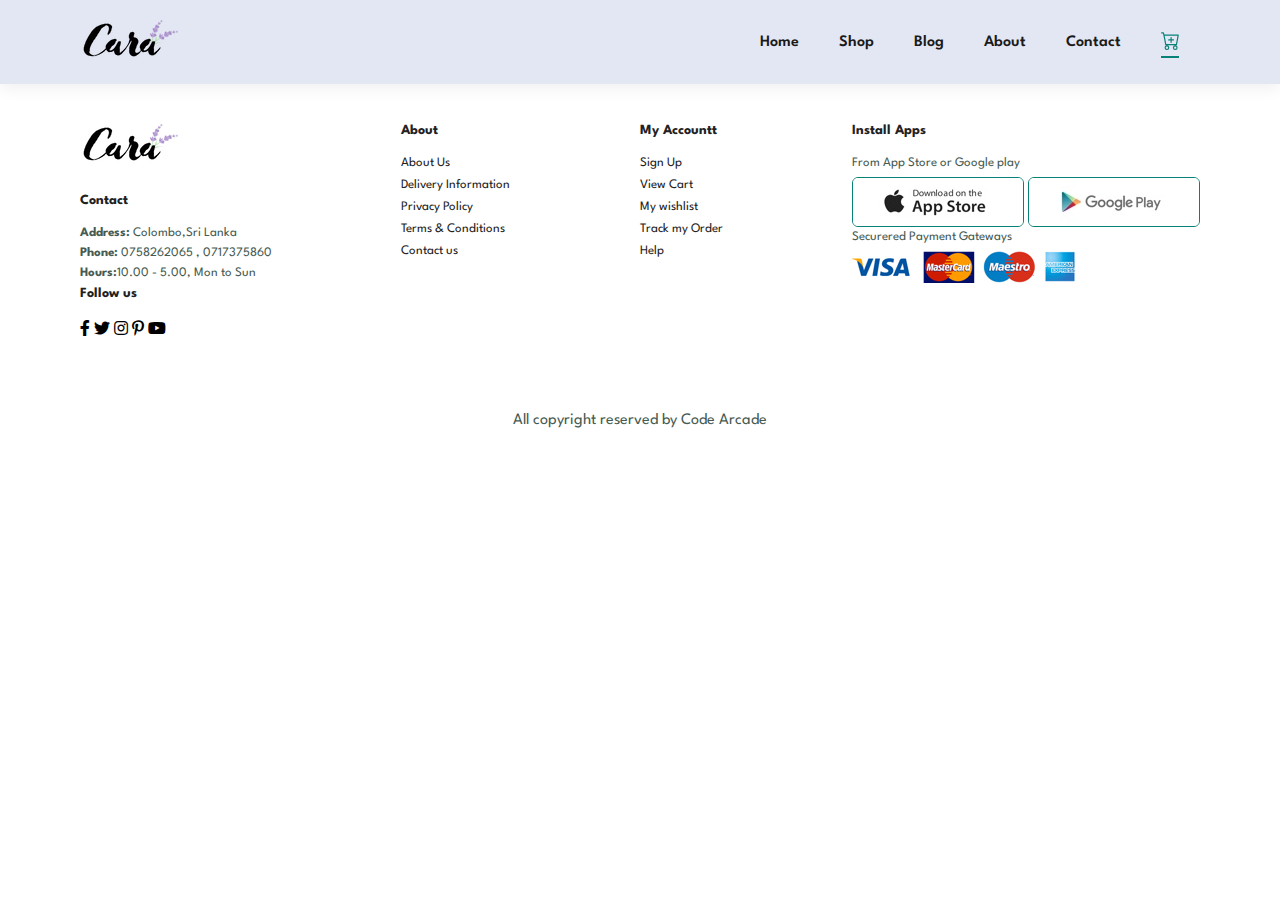
<file: cart.html>
<!DOCTYPE html>
<html lang="en">

    <head>
        <meta charset="UTF-8">
        <meta http-equiv="X-UA-Compatible" content="IE=edge">
        <meta name="viewport" content="width=device-width, initial-scale=1.0">
        <title>Document</title>

        <link rel="stylesheet" href="https://pro.fontawesome.com/releases/v5.10.0/css/all.css" />

        <link rel="stylesheet" href="style.css">
    </head>

    <body>
        <section id="header">
            <a href="#"><img src="img/logo.png" alt=""></a>
            <div>
                <ul id="navbar">
                    <li><a href="index.html">Home</a></li>
                    <li><a href="shop.html">Shop</a></li>
                    <li><a href="blog.html">Blog</a></li>
                    <li><a href="about.html">About</a></li>
                    <li><a href="contact.html">Contact</a></li>
                    <li><a class="active" href="cart.html"><svg xmlns="http://www.w3.org/2000/svg" width="19" height="19" fill="currentColor" class="bi bi-cart-plus" viewBox="0 0 16 16">
                        <path d="M9 5.5a.5.5 0 0 0-1 0V7H6.5a.5.5 0 0 0 0 1H8v1.5a.5.5 0 0 0 1 0V8h1.5a.5.5 0 0 0 0-1H9V5.5z"/>
                        <path d="M.5 1a.5.5 0 0 0 0 1h1.11l.401 1.607 1.498 7.985A.5.5 0 0 0 4 12h1a2 2 0 1 0 0 4 2 2 0 0 0 0-4h7a2 2 0 1 0 0 4 2 2 0 0 0 0-4h1a.5.5 0 0 0 .491-.408l1.5-8A.5.5 0 0 0 14.5 3H2.89l-.405-1.621A.5.5 0 0 0 2 1H.5zm3.915 10L3.102 4h10.796l-1.313 7h-8.17zM6 14a1 1 0 1 1-2 0 1 1 0 0 1 2 0zm7 0a1 1 0 1 1-2 0 1 1 0 0 1 2 0z"/>
                      </svg></i></i></a></li>
                </ul>
            </div>
        </section>

        <section>
            
        </section>

        <footer class="section-p1" id="footer">
            <div class="col">
                <img class="logo" src="img/logo.png" alt="">
                <h4>Contact</h4>
                <p> <strong>Address:</strong> Colombo,Sri Lanka</p>
                <p><strong>Phone:</strong> 0758262065 , 0717375860</p>
                <p><strong>Hours:</strong>10.00 - 5.00, Mon to Sun</p>
                <div class="follow">
                    <h4>Follow us</h4>
                    <div class="icon">
                        <i class="fab fa-facebook-f"></i>
                        <i class="fab fa-twitter"></i>
                        <i class="fab fa-instagram"></i>
                        <i class="fab fa-pinterest-p"></i>
                        <i class="fab fa-youtube"></i>
                    </div>
                </div>
            </div>
            <div class="col">
                <h4>About</h4>
                <a href="#">About Us</a>
                <a href="#">Delivery Information</a>
                <a href="#">Privacy Policy</a>
                <a href="#">Terms & Conditions</a>
                <a href="#">Contact us</a>
            </div>
            <div class="col">
                <h4>My Accountt</h4>
                <a href="#">Sign Up</a>
                <a href="#">View Cart</a>
                <a href="#">My wishlist</a>
                <a href="#">Track my Order</a>
                <a href="#">Help</a>
            </div>
            <div class="col install">
                <h4>Install Apps</h4>
                <p>From App Store or Google play</p>
                <div class="row">
                    <img src="img/pay/app.jpg" alt="">
                    <img src="img/pay/play.jpg" alt="">
                </div>
                <p>Securered Payment Gateways</p>
                <img src="img/pay/pay.png" alt="">
            </div>
           
        </footer>

        <div class="copyright">
            <p>All copyright reserved by Code Arcade</p>
        </div>



        <script src="script.js"></script>

    </body>

</html>
</file>
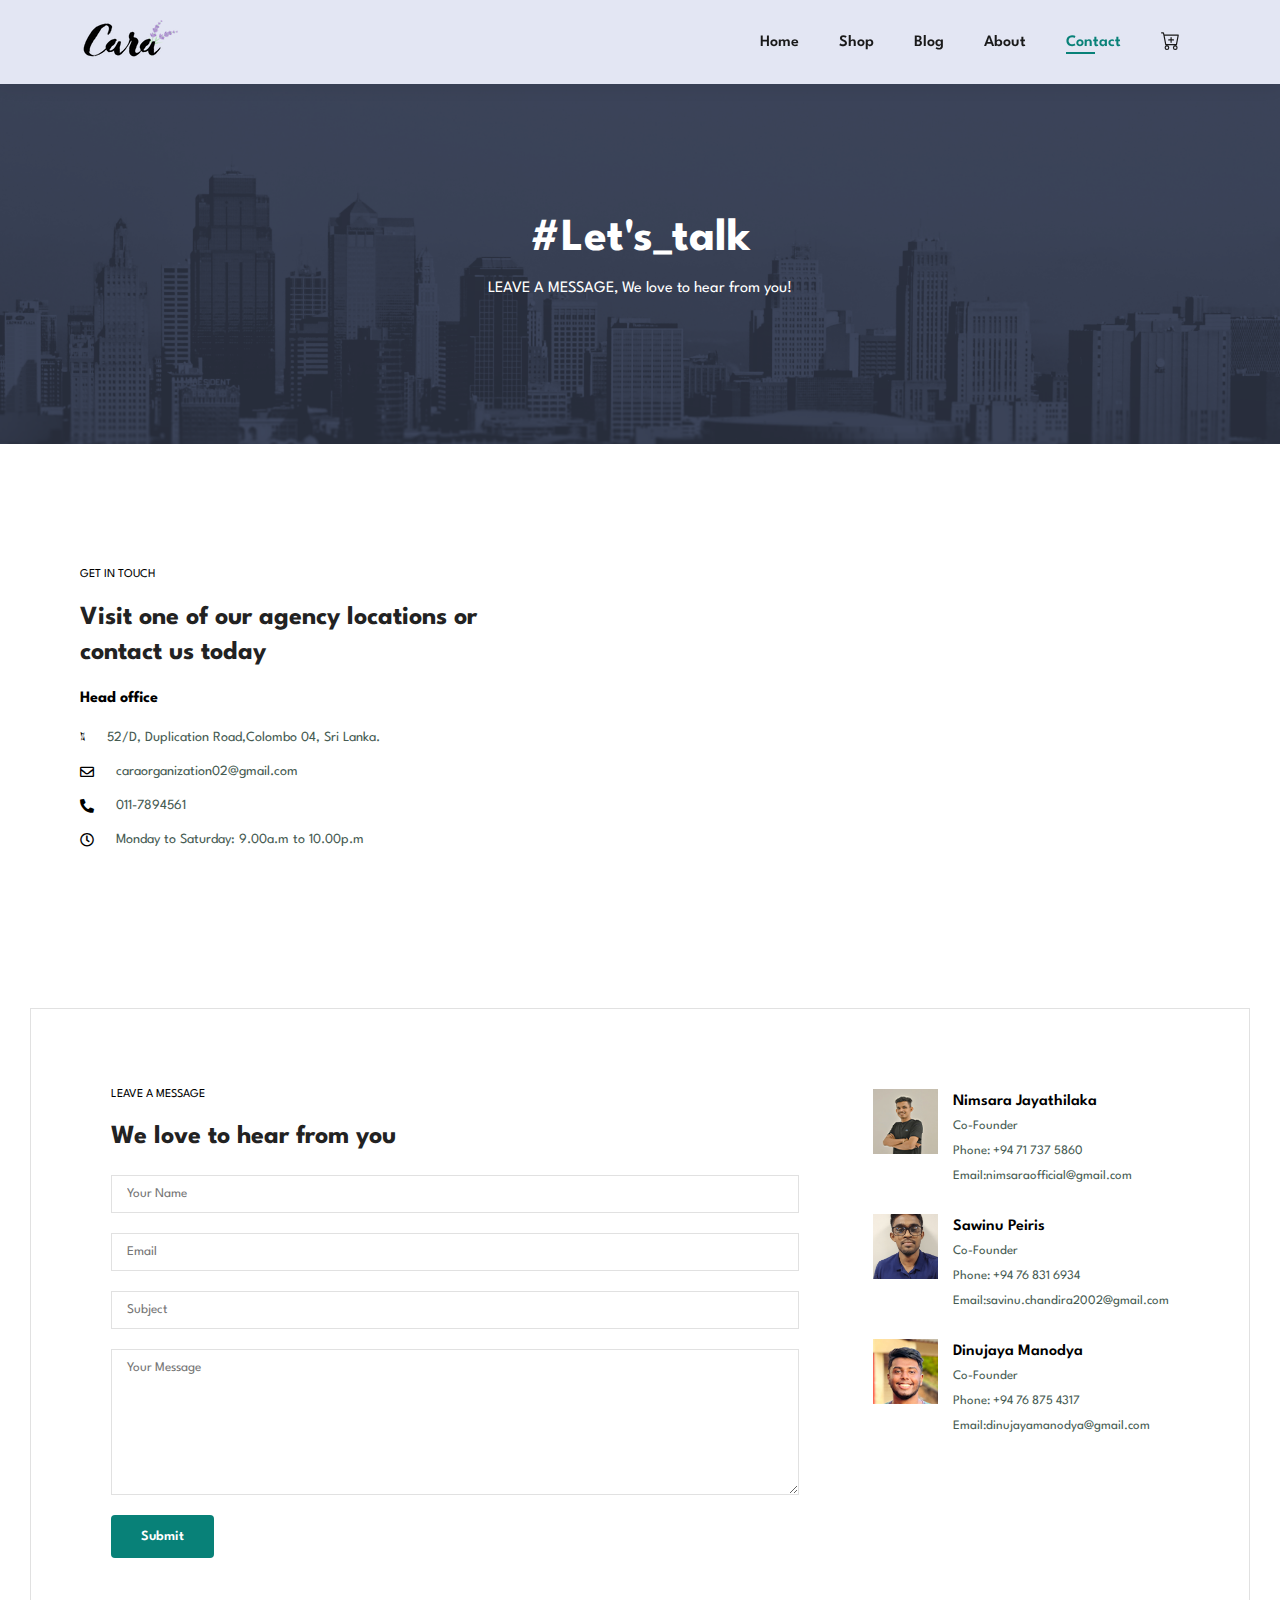
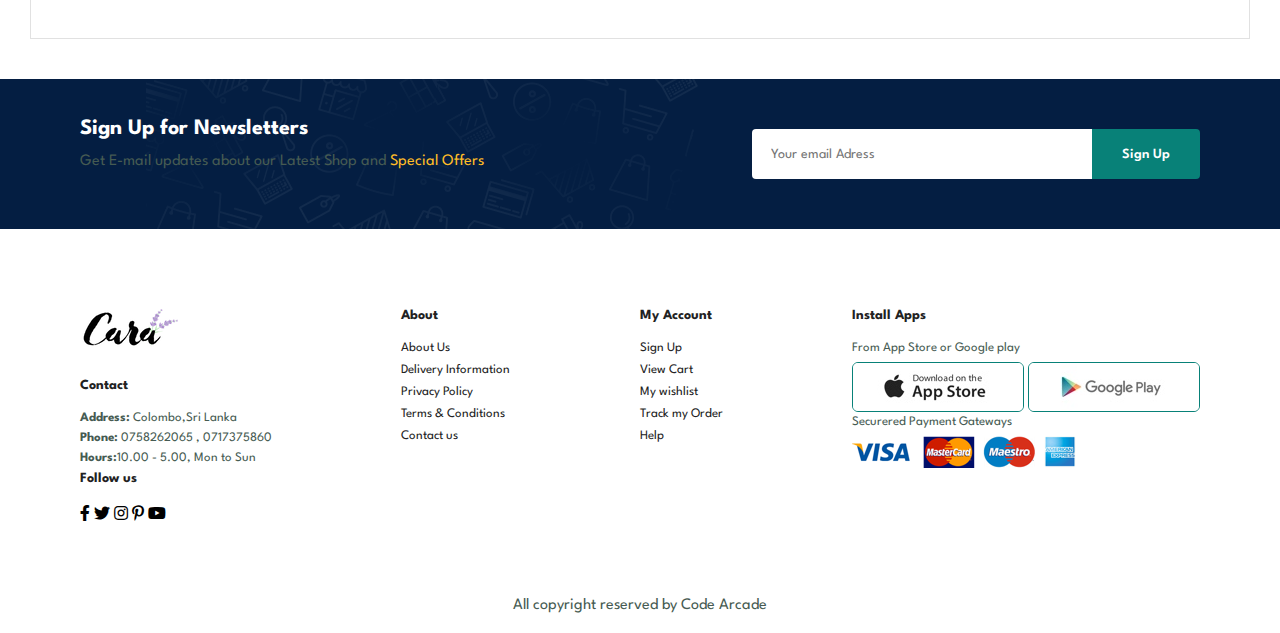
<file: contact.html>
<!DOCTYPE html>
<html lang="en">

    <head>
        <meta charset="UTF-8">
        <meta http-equiv="X-UA-Compatible" content="IE=edge">
        <meta name="viewport" content="width=device-width, initial-scale=1.0">
        <title>Cara online Shopping</title>
        <link rel="stylesheet" href="https://pro.fontawesome.com/releases/v5.10.0/css/all.css" />
    
        <link rel="stylesheet" href="style3.css">
    </head>

    <body>

        <section id="header">
            <a href="#"><img src="img/logo.png" alt=""></a>
            <div>
                <ul id="navbar">
                    <li><a href="index.html">Home</a></li>
                    <li><a href="shop.html">Shop</a></li>
                    <li><a href="blog.html">Blog</a></li>
                    <li><a  href="about.html">About</a></li>
                    <li><a class="active" href="contact.html">Contact</a></li>
                    <li><a href="cart.html"><svg xmlns="http://www.w3.org/2000/svg" width="19" height="19" fill="currentColor" class="bi bi-cart-plus" viewBox="0 0 16 16">
                        <path d="M9 5.5a.5.5 0 0 0-1 0V7H6.5a.5.5 0 0 0 0 1H8v1.5a.5.5 0 0 0 1 0V8h1.5a.5.5 0 0 0 0-1H9V5.5z"/>
                        <path d="M.5 1a.5.5 0 0 0 0 1h1.11l.401 1.607 1.498 7.985A.5.5 0 0 0 4 12h1a2 2 0 1 0 0 4 2 2 0 0 0 0-4h7a2 2 0 1 0 0 4 2 2 0 0 0 0-4h1a.5.5 0 0 0 .491-.408l1.5-8A.5.5 0 0 0 14.5 3H2.89l-.405-1.621A.5.5 0 0 0 2 1H.5zm3.915 10L3.102 4h10.796l-1.313 7h-8.17zM6 14a1 1 0 1 1-2 0 1 1 0 0 1 2 0zm7 0a1 1 0 1 1-2 0 1 1 0 0 1 2 0z"/>
                      </svg></i></i></a></li>
                </ul>
            </div>
        </section>

        <section id="page-header" class="about-header">
            <h2>#Let's_talk</h2>
            <p>LEAVE A MESSAGE, We love to hear from you!</p>            
        </section>

        <section id="contact-details" class="section-p1">
            <div class="details">
                <span>GET IN TOUCH</span>
                <h2>Visit one of our agency locations or contact us today</h2>
                <h3>Head office</h3>
                <div>
                   <li>
                    <i class="fal fa-map"></i>
                    <p>52/D, Duplication Road,Colombo 04, Sri Lanka.</p>
                   </li> 
                   <li>
                    <i class="far fa-envelope"></i>
                    <p>caraorganization02@gmail.com</p>
                   </li> 
                   <li>
                    <i class="fas fa-phone-alt"></i>
                    <p>011-7894561</p>
                   </li> 
                   <li>
                    <i class="far fa-clock"></i>
                    <p>Monday to Saturday: 9.00a.m to 10.00p.m</p>
                   </li> 
                </div>
            </div>
            <div class="map">
                <iframe src="https://www.google.com/maps/embed?pb=!1m18!1m12!1m3!1d1980.4516454569348!2d79.85438386343539!3d6.902167965874544!2m3!1f0!2f0!3f0!3m2!1i1024!2i768!4f13.1!3m3!1m2!1s0x3ae259673b12a40d%3A0x1ddc2d88cc4c52b7!2sMimosa!5e0!3m2!1ssi!2slk!4v1680774689517!5m2!1ssi!2slk" 
                width="600" height="450" style="border:0;" allowfullscreen="" loading="lazy" 
                referrerpolicy="no-referrer-when-downgrade"></iframe>
            </div>

        </section>

        <section id="form-details">
            <form action="">
                <span>LEAVE A MESSAGE</span>
                <h2>We love to hear from you</h2>
                <input type="text" placeholder="Your Name">
                <input type="text" placeholder="Email">
                <input type="text" placeholder="Subject">
                <textarea name="" cols="30" rows="10" placeholder="Your Message"></textarea>
              <button class="normal">Submit</button>
            </form>

            <div class="people">
                <div>
                   <img src="img/people/1.png" alt="nimsara">
                   <p><span>Nimsara Jayathilaka</span>Co-Founder<br>
                    Phone: +94 71 737 5860<br>Email:nimsaraofficial@gmail.com</p>
                </div>
                <div>
                    <img src="img/people/20230330_104347.png" alt="sawinu">
                    <p><span>Sawinu Peiris</span> Co-Founder<br>
                     Phone: +94 76 831 6934<br>Email:savinu.chandira2002@gmail.com</p>
                 </div>
                 <div>
                    <img src="img/people/3.png" alt="dinujaya">
                    <p><span>Dinujaya Manodya</span> Co-Founder<br>
                     Phone: +94 76 875 4317<br>Email:dinujayamanodya@gmail.com</p>
                 </div>
            </div>

        </section>

        <section id="newsletter" class="section-p1 section-m1">
            <div class="newstags">
                <h4>Sign Up for Newsletters</h4>
                <p>Get E-mail updates about our Latest Shop and <Span>Special Offers</Span></p>
            </div>
            <div class="form">
                <input type="text" placeholder="Your email Adress">
                <button class="normal">Sign Up</button>
            </div>
        </section>

        <footer class="section-p1" id="footer">
            <div class="col">
                <img class="logo" src="img/logo.png" alt="">
                <h4>Contact</h4>
                <p> <strong>Address:</strong> Colombo,Sri Lanka</p>
                <p><strong>Phone:</strong> 0758262065 , 0717375860</p>
                <p><strong>Hours:</strong>10.00 - 5.00, Mon to Sun</p>
                <div class="follow">
                    <h4>Follow us</h4>
                    <div class="icon">
                        <i class="fab fa-facebook-f"></i>
                        <i class="fab fa-twitter"></i>
                        <i class="fab fa-instagram"></i>
                        <i class="fab fa-pinterest-p"></i>
                        <i class="fab fa-youtube"></i>
                    </div>
                </div>
            </div>
            <div class="col">
                <h4>About</h4>
                <a href="#">About Us</a>
                <a href="#">Delivery Information</a>
                <a href="#">Privacy Policy</a>
                <a href="#">Terms & Conditions</a>
                <a href="#">Contact us</a>
            </div>
            <div class="col">
                <h4>My Account</h4>
                <a href="#">Sign Up</a>
                <a href="#">View Cart</a>
                <a href="#">My wishlist</a>
                <a href="#">Track my Order</a>
                <a href="#">Help</a>
            </div>
            <div class="col install">
                <h4>Install Apps</h4>
                <p>From App Store or Google play</p>
                <div class="row">
                    <img src="img/pay/app.jpg" alt="">
                    <img src="img/pay/play.jpg" alt="">
                </div>
                <p>Securered Payment Gateways</p>
                <img src="img/pay/pay.png" alt="">
            </div>
           
        </footer>

        <div class="copyright">
            <p>All copyright reserved by Code Arcade</p>
        </div>

        

        


        <script src="script.js"></script>
    </body>

</html>
</file>
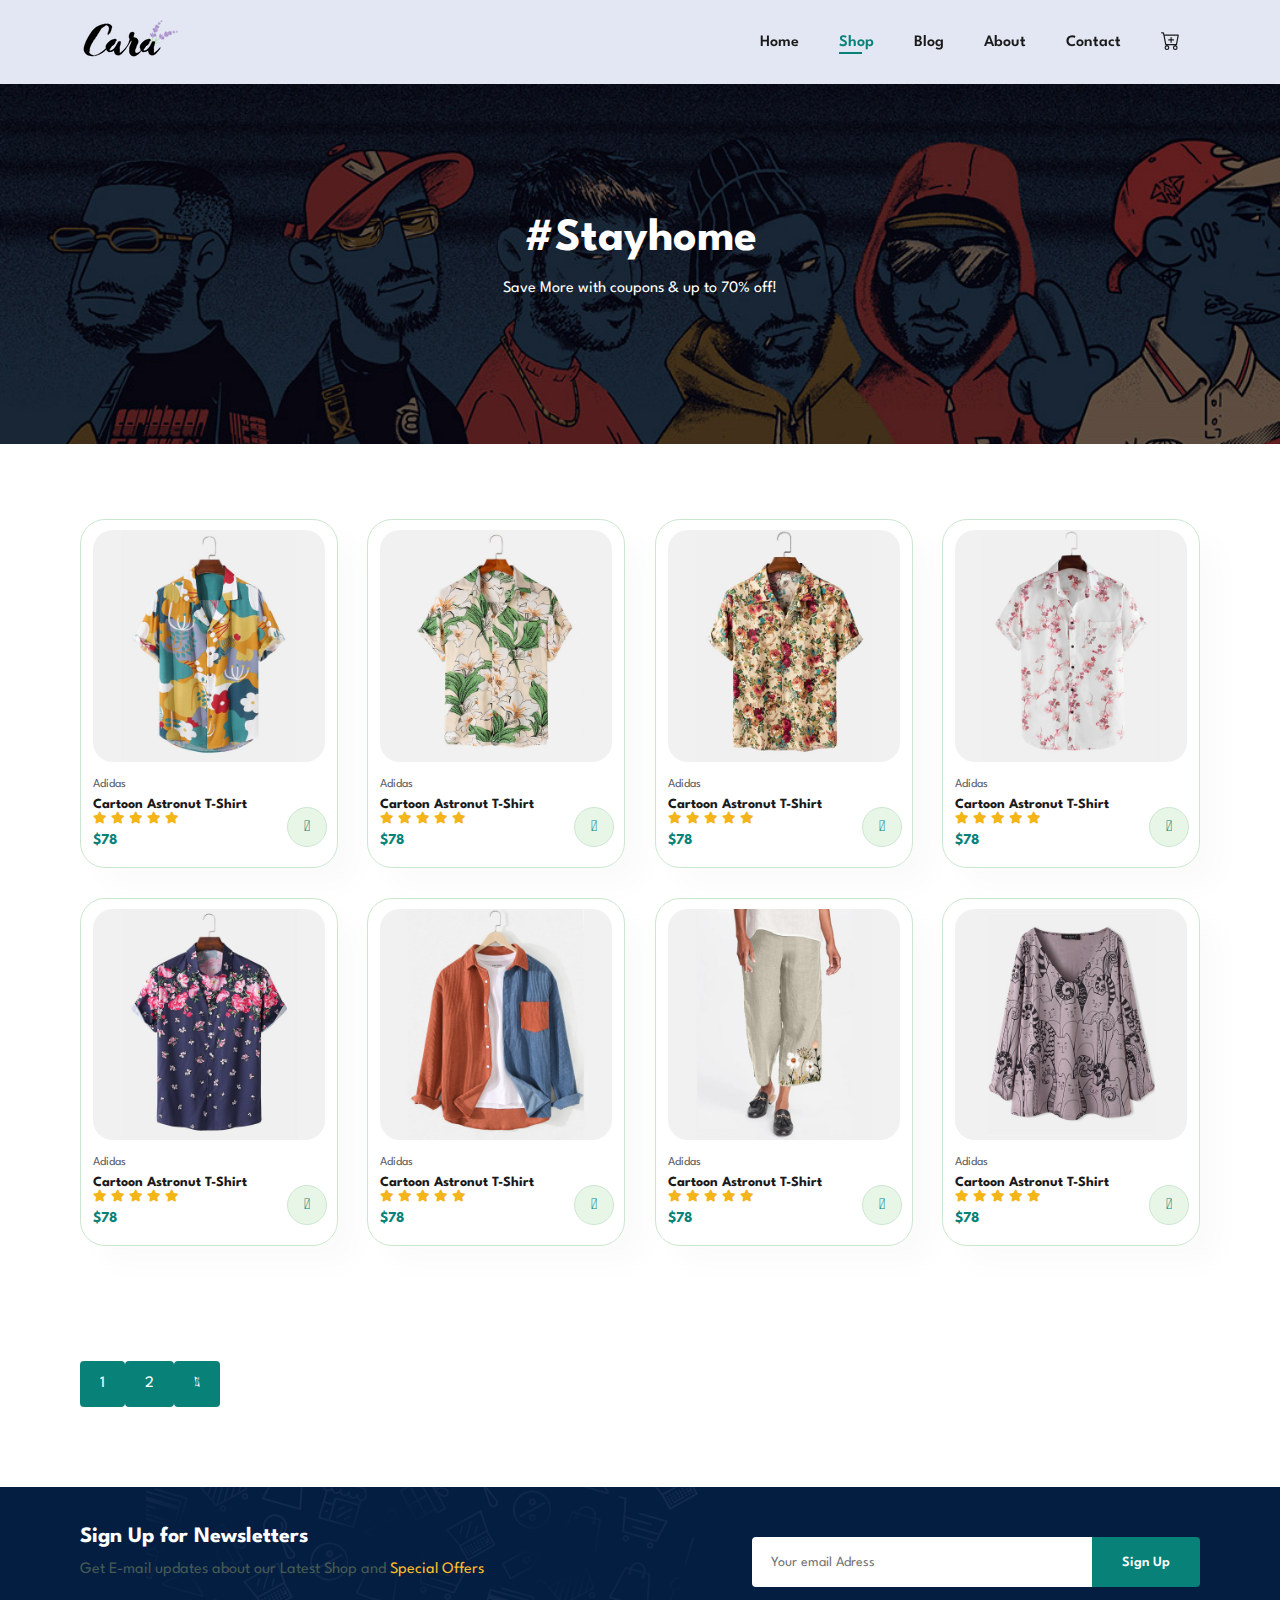
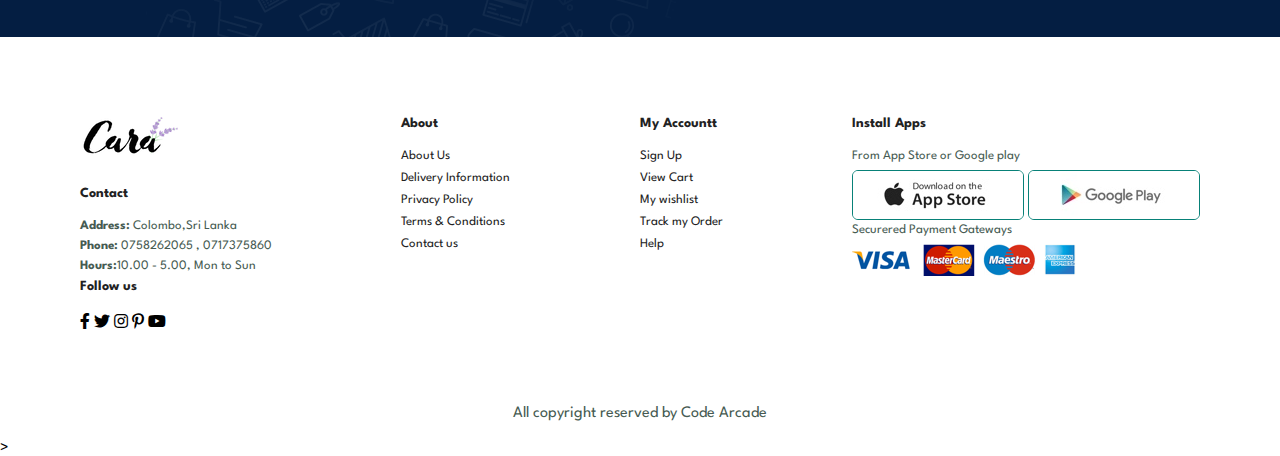
<file: shop.html>
<!DOCTYPE html>
<html lang="en">

    <head>
        <meta charset="UTF-8">
        <meta http-equiv="X-UA-Compatible" content="IE=edge">
        <meta name="viewport" content="width=device-width, initial-scale=1.0">
        <title>Ecommerce Tutorial Shop Page</title>
        <link rel="stylesheet" href="https://pro.fontawesome.com/releases/v5.10.0/css/all.css" />
        <link rel="icon" type="image/x-icon" href="img/logo.png">

        <link rel="stylesheet" href="style3.css">
    </head>
 
    <body>

        <section id="header">
            <a href="#"><img src="img/logo.png" alt=""></a>
            <div>
                <ul id="navbar">
                    <li><a href="index.html">Home</a></li>
                    <li><a class="active" href="shop.html">Shop</a></li>
                    <li><a href="blog.html">Blog</a></li>
                    <li><a href="about.html">About</a></li>
                    <li><a href="contact.html">Contact</a></li>
                    <li><a href="cart.html"><svg xmlns="http://www.w3.org/2000/svg" width="19" height="19" fill="currentColor" class="bi bi-cart-plus" viewBox="0 0 16 16">
                        <path d="M9 5.5a.5.5 0 0 0-1 0V7H6.5a.5.5 0 0 0 0 1H8v1.5a.5.5 0 0 0 1 0V8h1.5a.5.5 0 0 0 0-1H9V5.5z"/>
                        <path d="M.5 1a.5.5 0 0 0 0 1h1.11l.401 1.607 1.498 7.985A.5.5 0 0 0 4 12h1a2 2 0 1 0 0 4 2 2 0 0 0 0-4h7a2 2 0 1 0 0 4 2 2 0 0 0 0-4h1a.5.5 0 0 0 .491-.408l1.5-8A.5.5 0 0 0 14.5 3H2.89l-.405-1.621A.5.5 0 0 0 2 1H.5zm3.915 10L3.102 4h10.796l-1.313 7h-8.17zM6 14a1 1 0 1 1-2 0 1 1 0 0 1 2 0zm7 0a1 1 0 1 1-2 0 1 1 0 0 1 2 0z"/>
                      </svg></i></i></a></li>
                </ul>
            </div>
        </section>

        <section id="page-header">
            <h2>#Stayhome</h2>
            <p>Save More with coupons & up to 70% off!</p>            
        </section>

        <section id="product1"class="section-p1">

            <div class="pro-container">
                <div class="pro" onclick="window.location.href='sproduct1.html';">
                    <img src="img/products/f1.jpg" alt="">
                    <div class="des">
                        <span>Adidas</span>
                        <h5>Cartoon Astronut T-Shirt</h5>
                        <div class="star">
                            <i class="fas fa-star"></i>
                            <i class="fas fa-star"></i>
                            <i class="fas fa-star"></i>
                            <i class="fas fa-star"></i>
                            <i class="fas fa-star"></i>
                        </div>
                        <h4>$78</h4>
                    </div>
                    <a href="#"><i class="fal fa-shopping-cart cart"></i></a>
                </div>
                <div class="pro">
                    <img src="img/products/f2.jpg" alt="">
                    <div class="des">
                        <span>Adidas</span>
                        <h5>Cartoon Astronut T-Shirt</h5>
                        <div class="star">
                            <i class="fas fa-star"></i>
                            <i class="fas fa-star"></i>
                            <i class="fas fa-star"></i>
                            <i class="fas fa-star"></i>
                            <i class="fas fa-star"></i>
                        </div>
                        <h4>$78</h4>
                    </div>
                    <a href="#"><i class="fal fa-shopping-cart cart"></i></a>
                </div>
                <div class="pro">
                    <img src="img/products/f3.jpg" alt="">
                    <div class="des">
                        <span>Adidas</span>
                        <h5>Cartoon Astronut T-Shirt</h5>
                        <div class="star">
                            <i class="fas fa-star"></i>
                            <i class="fas fa-star"></i>
                            <i class="fas fa-star"></i>
                            <i class="fas fa-star"></i>
                            <i class="fas fa-star"></i>
                        </div>
                        <h4>$78</h4>
                    </div>
                    <a href="#"><i class="fal fa-shopping-cart cart"></i></a>
                </div>
                <div class="pro">
                    <img src="img/products/f4.jpg" alt="">
                    <div class="des">
                        <span>Adidas</span>
                        <h5>Cartoon Astronut T-Shirt</h5>
                        <div class="star">
                            <i class="fas fa-star"></i>
                            <i class="fas fa-star"></i>
                            <i class="fas fa-star"></i>
                            <i class="fas fa-star"></i>
                            <i class="fas fa-star"></i>
                        </div>
                        <h4>$78</h4>
                    </div>
                    <a href="#"><i class="fal fa-shopping-cart cart"></i></a>
                </div>
                <div class="pro">
                    <img src="img/products/f5.jpg" alt="">
                    <div class="des">
                        <span>Adidas</span>
                        <h5>Cartoon Astronut T-Shirt</h5>
                        <div class="star">
                            <i class="fas fa-star"></i>
                            <i class="fas fa-star"></i>
                            <i class="fas fa-star"></i>
                            <i class="fas fa-star"></i>
                            <i class="fas fa-star"></i>
                        </div>
                        <h4>$78</h4>
                    </div>
                    <a href="#"><i class="fal fa-shopping-cart cart"></i></a>
                </div>
                <div class="pro">
                    <img src="img/products/f6.jpg" alt="">
                    <div class="des">
                        <span>Adidas</span>
                        <h5>Cartoon Astronut T-Shirt</h5>
                        <div class="star">
                            <i class="fas fa-star"></i>
                            <i class="fas fa-star"></i>
                            <i class="fas fa-star"></i>
                            <i class="fas fa-star"></i>
                            <i class="fas fa-star"></i>
                        </div>
                        <h4>$78</h4>
                    </div>
                    <a href="#"><i class="fal fa-shopping-cart cart"></i></a>
                </div>
                <div class="pro">
                    <img src="img/products/f7.jpg" alt="">
                    <div class="des">
                        <span>Adidas</span>
                        <h5>Cartoon Astronut T-Shirt</h5>
                        <div class="star">
                            <i class="fas fa-star"></i>
                            <i class="fas fa-star"></i>
                            <i class="fas fa-star"></i>
                            <i class="fas fa-star"></i>
                            <i class="fas fa-star"></i>
                        </div>
                        <h4>$78</h4>
                    </div>
                    <a href="#"><i class="fal fa-shopping-cart cart"></i></a>
                </div>
                <div class="pro">
                    <img src="img/products/f8.jpg" alt="">
                    <div class="des">
                        <span>Adidas</span>
                        <h5>Cartoon Astronut T-Shirt</h5>
                        <div class="star">
                            <i class="fas fa-star"></i>
                            <i class="fas fa-star"></i>
                            <i class="fas fa-star"></i>
                            <i class="fas fa-star"></i>
                            <i class="fas fa-star"></i>
                        </div>
                        <h4>$78</h4>
                    </div>
                    <a href="#"><i class="fal fa-shopping-cart cart"></i></a>
                </div>
            </div>
        </section>

        <section id="pagination" class="section-p1">
            <a href="#">1</a>
            <a href="#">2</a>
            <a href="#"><i class="fal fa-long-arrow-alt-right"></i></a>
        </section>

        <section id="newsletter" class="section-p1 section-m1">
            <div class="newstags">
                <h4>Sign Up for Newsletters</h4>
                <p>Get E-mail updates about our Latest Shop and <Span>Special Offers</Span></p>
            </div>
            <div class="form">
                <input type="text" placeholder="Your email Adress">
                <button class="normal">Sign Up</button>
            </div>
        </section>

        <footer class="section-p1" id="footer">
            <div class="col">
                <img class="logo" src="img/logo.png" alt="">
                <h4>Contact</h4>
                <p> <strong>Address:</strong> Colombo,Sri Lanka</p>
                <p><strong>Phone:</strong> 0758262065 , 0717375860</p>
                <p><strong>Hours:</strong>10.00 - 5.00, Mon to Sun</p>
                <div class="follow">
                    <h4>Follow us</h4>
                    <div class="icon">
                        <i class="fab fa-facebook-f"></i>
                        <i class="fab fa-twitter"></i>
                        <i class="fab fa-instagram"></i>
                        <i class="fab fa-pinterest-p"></i>
                        <i class="fab fa-youtube"></i>
                    </div>
                </div>
            </div>
            <div class="col">
                <h4>About</h4>
                <a href="#">About Us</a>
                <a href="#">Delivery Information</a>
                <a href="#">Privacy Policy</a>
                <a href="#">Terms & Conditions</a>
                <a href="#">Contact us</a>
            </div>
            <div class="col">
                <h4>My Accountt</h4>
                <a href="#">Sign Up</a>
                <a href="#">View Cart</a>
                <a href="#">My wishlist</a>
                <a href="#">Track my Order</a>
                <a href="#">Help</a>
            </div>
            <div class="col install">
                <h4>Install Apps</h4>
                <p>From App Store or Google play</p>
                <div class="row">
                    <img src="img/pay/app.jpg" alt="">
                    <img src="img/pay/play.jpg" alt="">
                </div>
                <p>Securered Payment Gateways</p>
                <img src="img/pay/pay.png" alt="">
            </div>
           
        </footer>

        <div class="copyright">
            <p>All copyright reserved by Code Arcade</p>
        </div>

        <script src="script.js"></script>
    </body>

</html>>
</file>
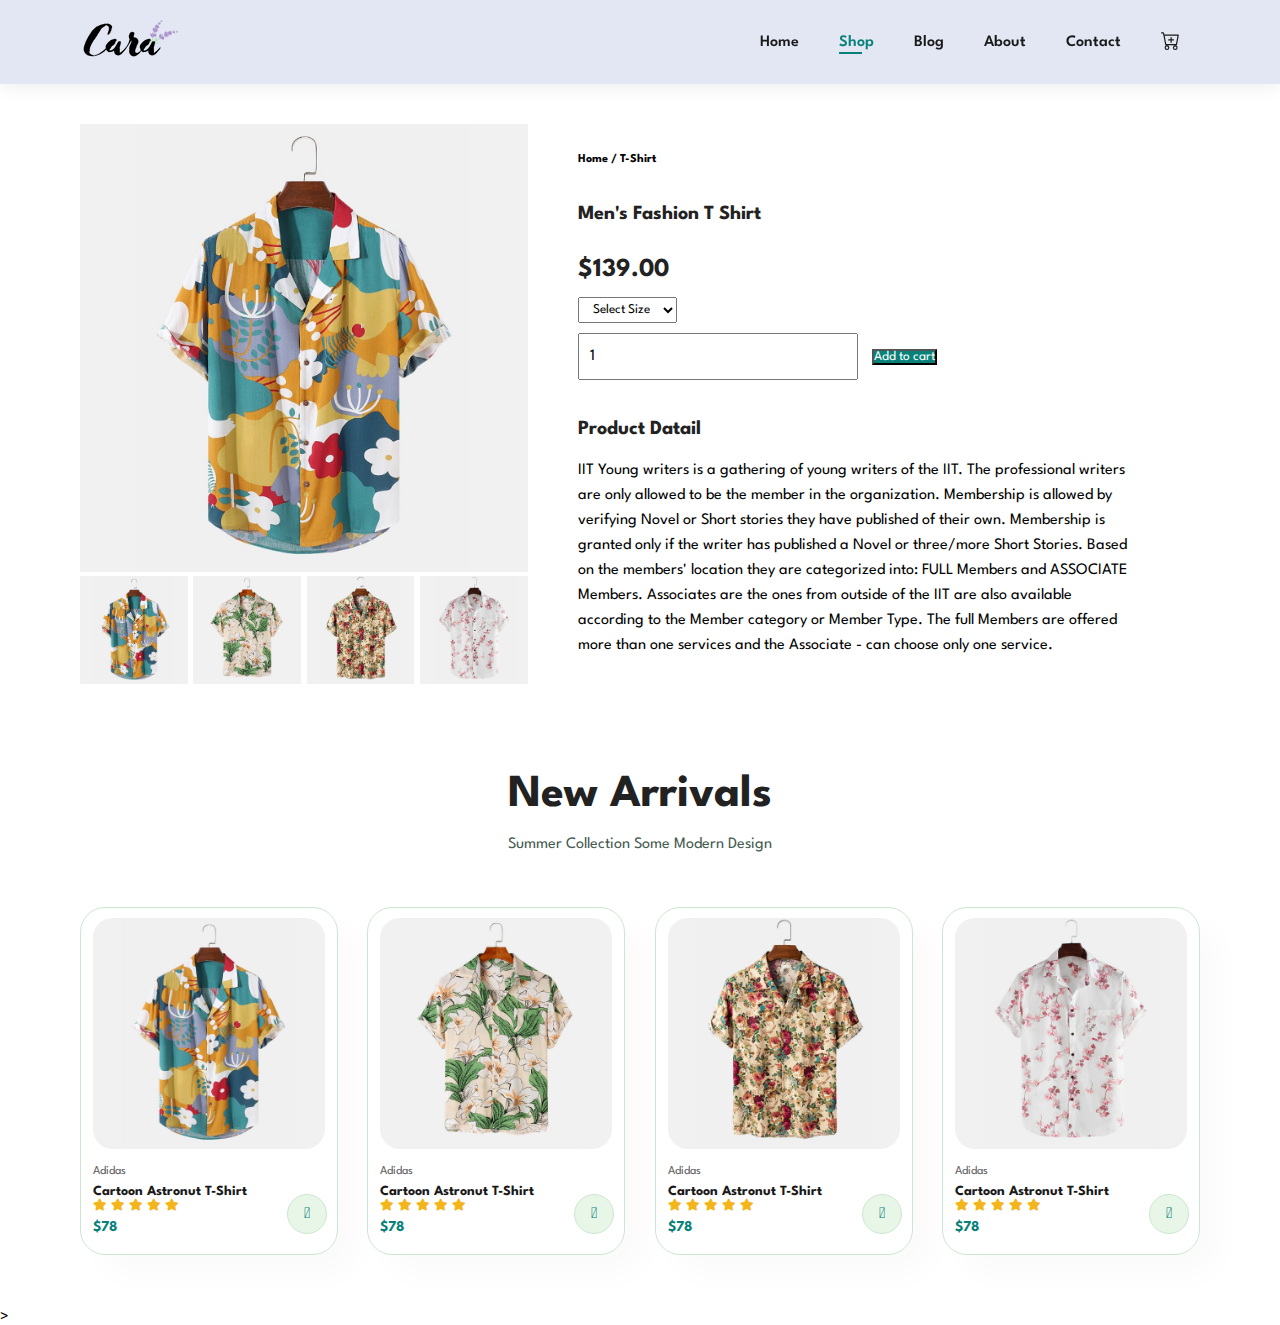
<file: sproduct1.html>
<!DOCTYPE html>
<html lang="en">
    <head>
        <meta charset="UTF-8">
        <meta http-equiv="X-UA-Compatible" content="IE=edge">
        <meta name="viewport" content="width=device-width, initial-scale=1.0">
        <title>Tech2etc Ecommerce Tutorial</title>
        <link rel="stylesheet" href="https://pro.fontawesome.com/releases/v5.10.0/css/all.css" />

        <link rel="stylesheet" href="style2.css">
    </head>

    <body>

        <section id="header">
            <a href="#"><img src="img/logo.png" alt=""></a>
            <div>
                <ul id="navbar">
                    <li><a href="index.html">Home</a></li>
                    <li><a class="active" href="shop.html">Shop</a></li>
                    <li><a href="blog.html">Blog</a></li>
                    <li><a href="about.html">About</a></li>
                    <li><a href="contact.html">Contact</a></li>
                    <li><a href="cart.html"><svg xmlns="http://www.w3.org/2000/svg" width="19" height="19" fill="currentColor" class="bi bi-cart-plus" viewBox="0 0 16 16">
                        <path d="M9 5.5a.5.5 0 0 0-1 0V7H6.5a.5.5 0 0 0 0 1H8v1.5a.5.5 0 0 0 1 0V8h1.5a.5.5 0 0 0 0-1H9V5.5z"/>
                        <path d="M.5 1a.5.5 0 0 0 0 1h1.11l.401 1.607 1.498 7.985A.5.5 0 0 0 4 12h1a2 2 0 1 0 0 4 2 2 0 0 0 0-4h7a2 2 0 1 0 0 4 2 2 0 0 0 0-4h1a.5.5 0 0 0 .491-.408l1.5-8A.5.5 0 0 0 14.5 3H2.89l-.405-1.621A.5.5 0 0 0 2 1H.5zm3.915 10L3.102 4h10.796l-1.313 7h-8.17zM6 14a1 1 0 1 1-2 0 1 1 0 0 1 2 0zm7 0a1 1 0 1 1-2 0 1 1 0 0 1 2 0z"/>
                      </svg></i></i></a></li>
                </ul>
            </div>
        </section>

        <section id="prodetails" class="section-p1">

            <div class="single-pro-image">
                <img src="img/products/f1.jpg" width="100%" id="mainImg">
                <div class="small-img-group">
                    <div class="small-img-col">
                        <img src="img/products/f1.jpg" width="100%" class="small-img">
                    </div>
                    <div class="small-img-col">
                        <img src="img/products/f2.jpg" width="100%" class="small-img">
                    </div>
                    <div class="small-img-col">
                        <img src="img/products/f3.jpg" width="100%" class="small-img">
                    </div>
                    <div class="small-img-col">
                        <img src="img/products/f4.jpg" width="100%" class="small-img">
                    </div>
                </div>
            </div>
            
            <div class="single-pro-details">
                <h6>Home / T-Shirt</h6>
                <h4>Men's Fashion T Shirt</h4>
                <h2>$139.00</h2>
                <select>
                    <option>Select Size</option>
                    <option>Xl</option>
                    <option>XXL</option>
                    <option>Small</option>
                    <option>Large</option>
                </select>
                <input type="number" value="1">
                <button class="normal">Add to cart</button>
                <h4>Product Datail</h4>
                <span>
                    IIT Young writers is a gathering of young writers of the IIT. The professional writers
                    are only allowed to be the member in the organization. Membership is allowed by
                    verifying Novel or Short stories they have published of their own. Membership
                    is granted only if the writer has published a Novel or three/more Short Stories.
                    Based on the members' location they are categorized into: FULL Members and
                    ASSOCIATE Members. Associates are the ones from outside of the IIT are also
                    available according to the Member category or Member Type. The full Members
                    are offered more than one services and the Associate - can choose only one service.
                </span>
            </div>
            
        </section>

        <section id="product1"class="section-p1">
            <h2>New Arrivals</h2>
            <p>Summer Collection Some Modern Design</p>
            <div class="pro-container">
                <div class="pro">
                    <img src="img/products/f1.jpg" alt="">
                    <div class="des">
                        <span>Adidas</span>
                        <h5>Cartoon Astronut T-Shirt</h5>
                        <div class="star">
                            <i class="fas fa-star"></i>
                            <i class="fas fa-star"></i>
                            <i class="fas fa-star"></i>
                            <i class="fas fa-star"></i>
                            <i class="fas fa-star"></i>
                        </div>
                        <h4>$78</h4>
                    </div>
                    <a href="#"><i class="fal fa-shopping-cart cart"></i></a>
                </div>
                <div class="pro">
                    <img src="img/products/f2.jpg" alt="">
                    <div class="des">
                        <span>Adidas</span>
                        <h5>Cartoon Astronut T-Shirt</h5>
                        <div class="star">
                            <i class="fas fa-star"></i>
                            <i class="fas fa-star"></i>
                            <i class="fas fa-star"></i>
                            <i class="fas fa-star"></i>
                            <i class="fas fa-star"></i>
                        </div>
                        <h4>$78</h4>
                    </div>
                    <a href="#"><i class="fal fa-shopping-cart cart"></i></a>
                </div>
                <div class="pro">
                    <img src="img/products/f3.jpg" alt="">
                    <div class="des">
                        <span>Adidas</span>
                        <h5>Cartoon Astronut T-Shirt</h5>
                        <div class="star">
                            <i class="fas fa-star"></i>
                            <i class="fas fa-star"></i>
                            <i class="fas fa-star"></i>
                            <i class="fas fa-star"></i>
                            <i class="fas fa-star"></i>
                        </div>
                        <h4>$78</h4>
                    </div>
                    <a href="#"><i class="fal fa-shopping-cart cart"></i></a>
                </div>
                <div class="pro">
                    <img src="img/products/f4.jpg" alt="">
                    <div class="des">
                        <span>Adidas</span>
                        <h5>Cartoon Astronut T-Shirt</h5>
                        <div class="star">
                            <i class="fas fa-star"></i>
                            <i class="fas fa-star"></i>
                            <i class="fas fa-star"></i>
                            <i class="fas fa-star"></i>
                            <i class="fas fa-star"></i>
                        </div>
                        <h4>$78</h4>
                    </div>
                    <a href="#"><i class="fal fa-shopping-cart cart"></i></a>
                </div> 
            </div>
        </section>
    

        <script src="script.js"></script>
    </body>

</html>>
</file>
<file: style.css>
@import url("https://fonts.googleapis.com/css2?family=Spartan:wght@100;200;300;400;500;600;700;800;900&display=swap");
* {
  margin: 0;
  padding: 0;
  box-sizing: border-box;
  font-family: "Spartan", sans-serif;
}

html {
  scroll-behavior: smooth;
}

/* Global Styles */

h1 {
  font-size: 50px;
  line-height: 64px;
  color: #222;
}

h2 {
  font-size: 46px;
  line-height: 54px;
  color: #222;
}

h4 {
  font-size: 20px;
  color: #222;
}

h6 {
  font-weight: 700;
  font-size: 12px;
}

p {
  font-size: 16px;
  color: #465b52;
  margin: 15px 0 20px 0;
}

.section-p1 {
  padding: 40px 80px;
}

.section-m1 {
  margin: 40px 0;
}

button.normal{
  font-size: 14px;
  font-weight: 600;
  padding: 15px 30px;
  color: #000;
  background-color: #fff;
  border-radius: 4px;
  cursor: pointer;
  border: none;
  outline: none;
  transition: 0.2s;
}

button.white{
  font-size: 13px;
  font-weight: 600;
  padding: 11px 18px;
  color: #fff;
  background-color: transparent;
  cursor: pointer;
  border: 1px solid #fff;
  outline: none;
  transition: 0.2s;
}

body {
  width: 100%;
}

/* header Start */

#header{
  display: flex;
  align-items: center;
  justify-content: space-between;
  padding: 20px 80px;
  background-color: #E3E6F3;
  box-shadow: 0 5px 15px rgba(0,0,0,0.06);
  z-index: 999;
  position: sticky;
  top: 0;
  left: 0;
}

#navbar{
  display: flex;
  align-items: center;
  justify-content: center;
}

#navbar li{
  list-style: none;
  padding: 0 20px;
  position: relative; 
}

#navbar li a{
  text-decoration: none;
  font-size: 16px;
  font-weight: 600;
  color: #1a1a1a;
  transition: 0.3s ease;

}

#navbar li a:hover,
#navbar li a.active{
  color: #088178;
}

#navbar li a.active::after,#navbar li a:hover::after{
  content: "";
  height: 2px;
  width: 30%;
  background: #088178;
  position: absolute;
  bottom: -4px;
  left: 20px;
}

/* home Page */
#hero{
  background-image: url("img/hero4.png");
  height: 99vh;
  width: 100%;
  background-size: cover;
  background-position: top 25% right 0;
  padding: 0 80px;
  display: flex;
  flex-direction: column;
  align-items: flex-start;
  justify-content: center;
}
#hero h4{
  padding-bottom: 15px;
}
#hero h1{
  color: #088178;
}
#hero button{
  background-image: url("img/button.png");
  background-color: transparent;
  color: #088178;
  border: 0;
  padding: 14px 80px 14px 65px;
  background-repeat: no-repeat;
  cursor: pointer;
  font-weight: 700;
  font-size: 15px; 
}

#feature{
  display: flex;
  align-items: center;
  justify-content: space-between;
  flex-wrap: wrap;
}

#feature .Featured-box{
  width: 180px;
  text-align: center;
  padding: 25px 15px;
  box-shadow: 20px 20px 34px rgba(0,0,0,0.03);
  border: 1px solid #cce7d0;
  border-radius: 4px;
  margin: 15px 0; 
} 

 #feature .Featured-box:hover{
  box-shadow: 10px 10px 54px rgba(70, 62, 221, 0.1);
}

#feature .Featured-box img{
  width: 100%;
  margin-bottom: 10px;
}

#feature .Featured-box h6{
  display: inline-block;
  padding: 9px 8px 6px 8px;
  line-height: 1;
  border-radius: 4px;
  color: #088178;
  background-color: #fddde4;
}

#feature .Featured-box:nth-child(2) h6{
  background-color: #cdebbc;
}
#feature .Featured-box:nth-child(3) h6{
  background-color: #d1e8f2;
}
#feature .Featured-box:nth-child(4) h6{
  background-color: #cdd4f8;
}
#feature .Featured-box:nth-child(5) h6{
  background-color: #f6dbf6;
}
#feature .Featured-box:nth-child(6) h6{
  background-color: #fff2e5;
}

#product1{
  text-align: center;
}

#product1 .pro-container{
  display: flex;
  justify-content: space-between;
  padding-top: 20px;
  flex-wrap: wrap;
}

#product1 .pro{
  width: 23%;
  min-width: 250px;
  padding: 10px 12px;
  border: 1px solid #cce7d0;
  border-radius: 25px;
  cursor: pointer;
  box-shadow: 20px 20px 30px rgba(0,0,0,0.02);
  margin: 15px 0;
  transition: 0.2s ease;
  position: relative;
}

#product1 .pro:hover{
  box-shadow: 20px 20px 30px rgba(0,0,0,0.02);
}

#product1 .pro img{
  width: 100%;
  border-radius: 20px;
}

#product1 .pro .des{
  text-align: start;
  padding: 10px 0;
}
#product1 .pro .des span{
  color: #606063;
  font-size: 12px;
}

#product1 .pro .des h5{
  padding-top: 7px;
  color: #1a1a1a;
  font-size: 14px;
}

#product1 .pro .des i{
  font-size: 12px;
  color: rgb(243, 181, 25);
}

#product1 .pro .des h4{
  padding-top: 7px;
  font-size: 15px;
  font-weight: 700;
  color: #088178;
}

#product1 .pro .cart{
  width: 40px;
  height: 40px;
  line-height: 40px;
  border-radius: 50px;
  background-color: #e8f6e7;
  font-weight: 500;
  color: #088178;
  border: 1px solid #cce7d0;
  position: absolute;
  bottom: 20px;
  right: 10px;
}

#banner{
  display: flex;
  flex-direction: column;
  justify-content: center;
  align-items: center;
  text-align: center;
  background-image: url("img/banner/b2.jpg");
  width: 100%;
  height: 40vh;
  background-size: cover;
  background-position: center;
}

#banner h4{
  color: #ffffff;
  font-size: 27px;
}

#banner h2{
  color: #ffffff;
  font-size: 42px;
  padding: 10px 0;
}

#banner h2:hover{
  color: #cdebbc;
}

#banner h2 span{
  color: #ef3636;
}

#banner button:hover{
  background: #088178;
  color: #fff;
}

#sm-banner{
  display: flex;
  justify-content: space-between;
  flex-wrap: wrap;
}

#sm-banner .banner-box{
  display: flex;
  flex-direction: column;
  justify-content: center;
  align-items: flex-start;
  background-image: url("img/banner/b17.jpg");
  width: 580px;
  height: 50vh;
  background-size: cover;
  background-position: center;
  padding: 30px;
}

#sm-banner .banner-box2{
  background-image: url("img/banner/b10.jpg");
}

#sm-banner h4{
  color: #fff;
  font-size: 20px;
  font-weight: 300;
}

#sm-banner h2{
  color: #fff;
  font-size: 28px;
  font-weight: 800;
}

#sm-banner span{
  color: #fff;
  font-size: 14px;
  font-weight: 500;
  padding-bottom: 15px;
}

#sm-banner .banner-box .white:hover{
  background: #088178;
  border: 1px solid #088178;
}

#banner3 {
  display: flex;
  justify-content: space-between;
  flex-wrap: wrap;
  padding: 0 80px;
}

#banner3 .banner-box{
  display: flex;
  flex-direction: column;
  justify-content: center;
  align-items: flex-start;
  background-image: url("img/banner/b7.jpg");
  width: 30%;
  height: 30vh;
  background-size: cover;
  background-position: center;
  padding: 20px;
  margin-bottom: 20px;
}

#banner3 .banner-box2 {
  background-image: url("img/banner/b4.jpg");
}

#banner3 .banner-box3 {
  background-image: url("img/banner/b18.jpg");
}

#banner3 h2{
  color: #fff;
  font-weight: 900;
  font-size: 16px;
  font-style: italic;
  
}

#banner3 h3{
  color: #ec544e;
  font-weight: 800;
  font-size: 15px;
}

#newsletter{
  display: flex;
  justify-content: space-between;
  flex-wrap: wrap;
  align-items: center;
  background-image: url("img/banner/b14.png");
  background-repeat: no-repeat;
  background-position: 20% 30%;
  background-color: #041e42;
}

#newsletter h4{
  font-size: 22px;
  font-weight: 700;
  color: #fff;
}

#newsletter h4 p{
  font-size: 14px;
  font-weight: 600;
  color: #818ea0;
}

#newsletter p span{
  color: #ffbd27;
}

#newsletter .form{
  display: flex;
  width: 40%;
}

#newsletter input{
  height: 3.125rem;
  padding: 0 1.25em;
  font-size: 14px;
  width: 100%;
  border: 1px solid transparent;
  border-radius: 4px;
  outline: none;
  border-top-right-radius: 0;
  border-bottom-right-radius: 0;
}

#newsletter button{
  background-color: #088178;
  color: #fff;
  white-space: nowrap;
  border-top-left-radius: 0;
  border-bottom-left-radius: 0;
}

footer {
  display: flex;
  flex-wrap: wrap;
  justify-content: space-between;
}

footer .col {
  display: flex;
  flex-direction: column;
  align-items: flex-start;
  margin-bottom: 20px;
}

footer .logo{
  margin-bottom: 30px;

}

footer h4{
  font-size: 14px;
  padding-bottom: 20px;
}

footer p{
  font-size: 13px;
  margin: 0 0 8px 0;
}

footer a{
  font-size: 13px;
  text-decoration: none;
  color: #222;
  margin-bottom: 10px;
}

footer.follow{
  margin-top: 20px;
}

footer.follow i{
  color: #465b52;
  padding-right: 4px;
  cursor: pointer;
}

footer .install .row img{
  border: 1px solid #088178;
  border-radius: 6px;
  
}

.copyright{
  text-align: center;
}
</file>
<file: style3.css>
@import url("https://fonts.googleapis.com/css2?family=Spartan:wght@100;200;300;400;500;600;700;800;900&display=swap");
* {
  margin: 0;
  padding: 0;
  box-sizing: border-box;
  font-family: "Spartan", sans-serif;

}

html {
  scroll-behavior: smooth;

}

/* Global Styles */

h1 {
  font-size: 50px;
  line-height: 64px;
  color: #222;

}

h2 {
  font-size: 46px;
  line-height: 54px;
  color: #222;

}

h4 {
  font-size: 20px;
  color: #222;

}

h6 {
  font-weight: 700;
  font-size: 12px;

}

p {
  font-size: 16px;
  color: #465b52;
  margin: 15px 0 20px 0;

}

.section-p1 {
  padding: 40px 80px;

}

.section-m1 {
  margin: 40px 0;

}

body {
  width: 100%;

}

/* header Start */

#header{
  display: flex;
  align-items: center;
  justify-content: space-between;
  padding: 20px 80px;
  background-color: #E3E6F3;
  box-shadow: 0 5px 15px rgba(0,0,0,0.06);
  z-index: 999;
  position: sticky;
  top: 0;
  left: 0;

}

#navbar{
  display: flex;
  align-items: center;
  justify-content: center;

}

#navbar li{
  list-style: none;
  padding: 0 20px;
  position: relative; 

}

#navbar li a{
  text-decoration: none;
  font-size: 16px;
  font-weight: 600;
  color: #1a1a1a;
  transition: 0.3s ease;

}

#navbar li a:hover,
#navbar li a.active{
  color: #088178;

}

#navbar li a.active::after,#navbar li a:hover::after{
  content: "";
  height: 2px;
  width: 30%;
  background: #088178;
  position: absolute;
  bottom: -4px;
  left: 20px;

}

/* home Page */
#hero{
  background-image: url("img/hero4.png");
  height: 99vh;
  width: 100%;
  background-size: cover;
  background-position: top 25% right 0;
  padding: 0 80px;
  display: flex;
  flex-direction: column;
  align-items: flex-start;
  justify-content: center;

}

#hero h4{
  padding-bottom: 15px;

}

#hero h1{
  color: #088178;

}

#hero button{
  background-image: url("img/button.png");
  background-color: transparent;
  color: #088178;
  border: 0;
  padding: 14px 80px 14px 65px;
  background-repeat: no-repeat;
  cursor: pointer;
  font-weight: 700;
  font-size: 15px; 

}

#feature{
  display: flex;
  align-items: center;
  justify-content: space-between;
  flex-wrap: wrap;

}

#feature .Featured-box{
  width: 180px;
  text-align: center;
  padding: 25px 15px;
  box-shadow: 20px 20px 34px rgba(0,0,0,0.03);
  border: 1px solid #cce7d0;
  border-radius: 4px;
  margin: 15px 0;

} 

 #feature .Featured-box:hover{
  box-shadow: 10px 10px 54px rgba(70, 62, 221, 0.1);

}

#feature .Featured-box img{
  width: 100%;
  margin-bottom: 10px;

}

#feature .Featured-box h6{
  display: inline-block;
  padding: 9px 8px 6px 8px;
  line-height: 1;
  border-radius: 4px;
  color: #088178;
  background-color: #fddde4;

}

#feature .Featured-box:nth-child(2) h6{
  background-color: #cdebbc;

}

#feature .Featured-box:nth-child(3) h6{
  background-color: #d1e8f2;

}

#feature .Featured-box:nth-child(4) h6{
  background-color: #cdd4f8;

}

#feature .Featured-box:nth-child(5) h6{
  background-color: #f6dbf6;

}

#feature .Featured-box:nth-child(6) h6{
  background-color: #fff2e5;

}

#product1{
  text-align: center;

}

#product1 .pro-container{
  display: flex;
  justify-content: space-between;
  padding-top: 20px;
  flex-wrap: wrap;

}

#product1 .pro{
  width: 23%;
  min-width: 250px;
  padding: 10px 12px;
  border: 1px solid #cce7d0;
  border-radius: 25px;
  cursor: pointer;
  box-shadow: 20px 20px 30px rgba(0,0,0,0.02);
  margin: 15px 0;
  transition: 0.2s ease;
  position: relative;

}

#product1 .pro:hover{
  box-shadow: 20px 20px 30px rgba(0,0,0,0.02);

}

#product1 .pro img{
  width: 100%;
  border-radius: 20px;

}

#product1 .pro .des{
  text-align: start;
  padding: 10px 0;

}

#product1 .pro .des span{
  color: #606063;
  font-size: 12px;

}

#product1 .pro .des h5{
  padding-top: 7px;
  color: #1a1a1a;
  font-size: 14px;

}

#product1 .pro .des i{
  font-size: 12px;
  color: rgb(243, 181, 25);

}


#product1 .pro .des h4{
  padding-top: 7px;
  font-size: 15px;
  font-weight: 700;
  color: #088178;

}

#product1 .pro .cart{
  width: 40px;
  height: 40px;
  line-height: 40px;
  border-radius: 50px;
  background-color: #e8f6e7;
  font-weight: 500;
  color: #088178;
  border: 1px solid #cce7d0;
  position: absolute;
  bottom: 20px;
  right: 10px;

}



/*--shop page--*/
#page-header {
    background-image: url("img/banner/b1.jpg");
    width: 100%;
    height: 40vh;
    background-size: cover;
    display: flex;
    text-align: center;
    justify-content: center;
    flex-direction: column;
    padding: 14px;

}

#page-header h2,
#page-header p{
    color: #ffff;

}


#pagination{
    text-align: center;
    display: flex;
    margin-top: 20px;

}


#pagination a{
    text-decoration: none;
    background-color: #088178;
    padding: 15px 20px;
    border-radius: 4px;
    -webkit-border-radius: 4px;
    -moz-border-radius: 4px;
    -ms-border-radius: 4px;
    -o-border-radius: 4px;
    color: #ffff;
    font-weight: 6000;

}

#pagination a i{
    font-size: 16px;
    font-weight: 600 ;

}

/* Blog page*/
#page-header.blog-header{
    background-image:url("img/banner/b19.jpg") ;
}

#blog{
    padding: 150px 150px 0 150px  ;
}

#blog .blog-box {
    display: flex;
    align-items: center;
    width: 100%;
    position: relative;
    padding-bottom: 90px;
}

#blog .blog-img {
    width: 50%;
    margin-right: 40px;
}

#blog img {
    width: 100%;
    height: 300px;
    object-fit:cover;
}

#blog .blog-details {
    width: 50%;
}

#C-Btn{
    text-decoration: none;
    color: #041e42;
}

/* #blog .blog-details a{
    text-decoration: none;
    font-size: 11px;
    color: #000;
    font-weight: 700;
    position: relative;
    transition: 0.3s;
} */

#blog .blog-details a ::after {
    content: "";
    width: 50px;
    height: 1px;
    background-color: #000;
    position: absolute;
    top: 4px;
    right: -60px;
}

#blog .blog-details a:hover{
    color: #088178;
}
#blog .blog-details a :hover::after{
    background-color: #088178;
}

#blog .blog-box h1{
    position: absolute;
    top: -40px;
    left: 0;
    font-size: 70px;
    font-weight: 700;
    color: #c9cbce;
    z-index: -9;
}

/*Contact Page */

#contact-details{
    display: flex;
    align-items: center;
    justify-content: space-between;
}

#contact-details .details{
    width: 40%;
}

#contact-details .details span,
#form-details span{
    font-size: 12px;
}

#contact-details .details h2,
#form-details form h2{
    font-size: 26px;
    line-height: 35px;
    padding: 20px 0;
}

#contact-details .details h3{
    font-size: 16px;
    padding-bottom: 15px;
}

#contact-details .details li{
    list-style: none;
    display: flex;
    padding: 10px 0;
}

#contact-details .details li i{
    font-size: 14px;
    padding-right: 22px;
}

#contact-details .details li p{
    margin: 0;
    font-size: 14px;
    
}

#contact-details .details .map{
    width: 55%;
    height: 400px;
}

#contact-details .details .map iframe{
    width: 100%;
    height: 100%;
}

#form-details{
  display: flex;
  justify-content: space-between;
  margin: 30px;
  padding: 80px;
  border: 1px solid #e1e1e1
}

#form-details form {
    width: 65%;
    display: flex;
    flex-direction: column;
    align-items: flex-start;
}

#form-details form input,
#form-details form textarea{
    width: 100%;
    padding: 12px 15px;
    outline: none;
    margin-bottom: 20px;
    border: 1px solid #e1e1e1;
}

#form-details form button{
    background-color: #088178;
    color: #fff;
}

#form-details .people div{
  padding-bottom: 25px;
  display: flex;
  align-items: flex-start;
}

#form-details .people div img{
  width: 65px;
  height: 65px;
  object-fit: cover;
  margin-right: 15px;
}

#form-details .people div p{
  margin: 0;
  font-size: 13px;
  line-height: 25px;
}

#form-details .people div span{
  display: block;
  font-size: 16px;
  font-weight: 600;
  color: #000;
}

/*---single product---*/
#prodetails{
    display: flex;

}

#prodetails  .single-pro-image{
    width: 40%;
    margin-right: 50px;

}

.small-img-group{
    display: flex;
    justify-content: space-between;

}

.small-img-col{
    flex-basis: 24%;
    cursor: pointer;

}

#prodetails .single-pro-details{
    width: 50%;
    padding-top: 30px;

}

#prodetails .single-pro-details h4{
    padding: 40px 0 20px 0;

}

#prodetails .single-pro-details h2{
    font-size: 26px;
    
}

#prodetails .single-pro-details select{
    display: block;
    padding: 5px 10px;
    margin-bottom: 10px;

}


#prodetails .single-pro-details input{
    width: 50%;
    height: 47px;
    padding-left: 10px;
    font-size: 16px;
    margin-right: 10px;

}


#prodetails .single-pro-details input:focus{
    outline: none;

}


#prodetails .single-pro-details button{
    background-color: #088178;
    color: #ffff;

}


#prodetails .single-pro-details span{
    line-height: 25px;

}

/*---about header---*/
#page-header.about-header{
  background-image: url("img/about/banner.png");

}

.about-head{
  display: flex;
  align-items: center;
}

.about-head img{
  width: 50%;
  height: auto;

}

#about-head div{
  padding-left: 10px; 
}

#about-app{
   text-align: center;
}

#about-app  .video{
   width: 70%;
   height: 100%;
   margin: 30px auto 0 auto;
}

#about-app  .video video{
  width: 100%;
  height: 100%;
  border-radius:20px ;


}

@import url("https://fonts.googleapis.com/css2?family=Spartan:wght@100;200;300;400;500;600;700;800;900&display=swap");
* {
  margin: 0;
  padding: 0;
  box-sizing: border-box;
  font-family: "Spartan", sans-serif;
}

html {
  scroll-behavior: smooth;
}

/* Global Styles */

h1 {
  font-size: 50px;
  line-height: 64px;
  color: #222;
}

h2 {
  font-size: 46px;
  line-height: 54px;
  color: #222;
}

h4 {
  font-size: 20px;
  color: #222;
}

h6 {
  font-weight: 700;
  font-size: 12px;
}

p {
  font-size: 16px;
  color: #465b52;
  margin: 15px 0 20px 0;
}

.section-p1 {
  padding: 40px 80px;
}

.section-m1 {
  margin: 40px 0;
}

button.normal{
  font-size: 14px;
  font-weight: 600;
  padding: 15px 30px;
  color: #000;
  background-color: #fff;
  border-radius: 4px;
  cursor: pointer;
  border: none;
  outline: none;
  transition: 0.2s;
}

button.white{
  font-size: 13px;
  font-weight: 600;
  padding: 11px 18px;
  color: #fff;
  background-color: transparent;
  cursor: pointer;
  border: 1px solid #fff;
  outline: none;
  transition: 0.2s;
}

body {
  width: 100%;
}

/* header Start */

#header{
  display: flex;
  align-items: center;
  justify-content: space-between;
  padding: 20px 80px;
  background-color: #E3E6F3;
  box-shadow: 0 5px 15px rgba(0,0,0,0.06);
  z-index: 999;
  position: sticky;
  top: 0;
  left: 0;
}

#navbar{
  display: flex;
  align-items: center;
  justify-content: center;
}

#navbar li{
  list-style: none;
  padding: 0 20px;
  position: relative; 
}

#navbar li a{
  text-decoration: none;
  font-size: 16px;
  font-weight: 600;
  color: #1a1a1a;
  transition: 0.3s ease;

}

#navbar li a:hover,
#navbar li a.active{
  color: #088178;
}

#navbar li a.active::after,#navbar li a:hover::after{
  content: "";
  height: 2px;
  width: 30%;
  background: #088178;
  position: absolute;
  bottom: -4px;
  left: 20px;
}

/* home Page */
#hero{
  background-image: url("img/hero4.png");
  height: 99vh;
  width: 100%;
  background-size: cover;
  background-position: top 25% right 0;
  padding: 0 80px;
  display: flex;
  flex-direction: column;
  align-items: flex-start;
  justify-content: center;
}
#hero h4{
  padding-bottom: 15px;
}
#hero h1{
  color: #088178;
}
#hero button{
  background-image: url("img/button.png");
  background-color: transparent;
  color: #088178;
  border: 0;
  padding: 14px 80px 14px 65px;
  background-repeat: no-repeat;
  cursor: pointer;
  font-weight: 700;
  font-size: 15px; 
}

#feature{
  display: flex;
  align-items: center;
  justify-content: space-between;
  flex-wrap: wrap;
}

#feature .Featured-box{
  width: 180px;
  text-align: center;
  padding: 25px 15px;
  box-shadow: 20px 20px 34px rgba(0,0,0,0.03);
  border: 1px solid #cce7d0;
  border-radius: 4px;
  margin: 15px 0; 
} 

 #feature .Featured-box:hover{
  box-shadow: 10px 10px 54px rgba(70, 62, 221, 0.1);
}

#feature .Featured-box img{
  width: 100%;
  margin-bottom: 10px;
}

#feature .Featured-box h6{
  display: inline-block;
  padding: 9px 8px 6px 8px;
  line-height: 1;
  border-radius: 4px;
  color: #088178;
  background-color: #fddde4;
}

#feature .Featured-box:nth-child(2) h6{
  background-color: #cdebbc;
}
#feature .Featured-box:nth-child(3) h6{
  background-color: #d1e8f2;
}
#feature .Featured-box:nth-child(4) h6{
  background-color: #cdd4f8;
}
#feature .Featured-box:nth-child(5) h6{
  background-color: #f6dbf6;
}
#feature .Featured-box:nth-child(6) h6{
  background-color: #fff2e5;
}

#product1{
  text-align: center;
}

#product1 .pro-container{
  display: flex;
  justify-content: space-between;
  padding-top: 20px;
  flex-wrap: wrap;
}

#product1 .pro{
  width: 23%;
  min-width: 250px;
  padding: 10px 12px;
  border: 1px solid #cce7d0;
  border-radius: 25px;
  cursor: pointer;
  box-shadow: 20px 20px 30px rgba(0,0,0,0.02);
  margin: 15px 0;
  transition: 0.2s ease;
  position: relative;
}

#product1 .pro:hover{
  box-shadow: 20px 20px 30px rgba(0,0,0,0.02);
}

#product1 .pro img{
  width: 100%;
  border-radius: 20px;
}

#product1 .pro .des{
  text-align: start;
  padding: 10px 0;
}
#product1 .pro .des span{
  color: #606063;
  font-size: 12px;
}

#product1 .pro .des h5{
  padding-top: 7px;
  color: #1a1a1a;
  font-size: 14px;
}

#product1 .pro .des i{
  font-size: 12px;
  color: rgb(243, 181, 25);
}

#product1 .pro .des h4{
  padding-top: 7px;
  font-size: 15px;
  font-weight: 700;
  color: #088178;
}

#product1 .pro .cart{
  width: 40px;
  height: 40px;
  line-height: 40px;
  border-radius: 50px;
  background-color: #e8f6e7;
  font-weight: 500;
  color: #088178;
  border: 1px solid #cce7d0;
  position: absolute;
  bottom: 20px;
  right: 10px;
}

#banner{
  display: flex;
  flex-direction: column;
  justify-content: center;
  align-items: center;
  text-align: center;
  background-image: url("img/banner/b2.jpg");
  width: 100%;
  height: 40vh;
  background-size: cover;
  background-position: center;
}

#banner h4{
  color: #ffffff;
  font-size: 27px;
}

#banner h2{
  color: #ffffff;
  font-size: 42px;
  padding: 10px 0;
}

#banner h2:hover{
  color: #cdebbc;
}

#banner h2 span{
  color: #ef3636;
}

#banner button:hover{
  background: #088178;
  color: #fff;
}

#sm-banner{
  display: flex;
  justify-content: space-between;
  flex-wrap: wrap;
}

#sm-banner .banner-box{
  display: flex;
  flex-direction: column;
  justify-content: center;
  align-items: flex-start;
  background-image: url("img/banner/b17.jpg");
  width: 580px;
  height: 50vh;
  background-size: cover;
  background-position: center;
  padding: 30px;
}

#sm-banner .banner-box2{
  background-image: url("img/banner/b10.jpg");
}

#sm-banner h4{
  color: #fff;
  font-size: 20px;
  font-weight: 300;
}

#sm-banner h2{
  color: #fff;
  font-size: 28px;
  font-weight: 800;
}

#sm-banner span{
  color: #fff;
  font-size: 14px;
  font-weight: 500;
  padding-bottom: 15px;
}

#sm-banner .banner-box .white:hover{
  background: #088178;
  border: 1px solid #088178;
}

#banner3 {
  display: flex;
  justify-content: space-between;
  flex-wrap: wrap;
  padding: 0 80px;
}

#banner3 .banner-box{
  display: flex;
  flex-direction: column;
  justify-content: center;
  align-items: flex-start;
  background-image: url("img/banner/b7.jpg");
  width: 30%;
  height: 30vh;
  background-size: cover;
  background-position: center;
  padding: 20px;
  margin-bottom: 20px;
}

#banner3 .banner-box2 {
  background-image: url("img/banner/b4.jpg");
}

#banner3 .banner-box3 {
  background-image: url("img/banner/b18.jpg");
}

#banner3 h2{
  color: #fff;
  font-weight: 900;
  font-size: 16px;
  font-style: italic;
  
}

#banner3 h3{
  color: #ec544e;
  font-weight: 800;
  font-size: 15px;
}

#newsletter{
  display: flex;
  justify-content: space-between;
  flex-wrap: wrap;
  align-items: center;
  background-image: url("img/banner/b14.png");
  background-repeat: no-repeat;
  background-position: 20% 30%;
  background-color: #041e42;
}

#newsletter h4{
  font-size: 22px;
  font-weight: 700;
  color: #fff;
}

#newsletter h4 p{
  font-size: 14px;
  font-weight: 600;
  color: #818ea0;
}

#newsletter p span{
  color: #ffbd27;
}

#newsletter .form{
  display: flex;
  width: 40%;
}

#newsletter input{
  height: 3.125rem;
  padding: 0 1.25em;
  font-size: 14px;
  width: 100%;
  border: 1px solid transparent;
  border-radius: 4px;
  outline: none;
  border-top-right-radius: 0;
  border-bottom-right-radius: 0;
}

#newsletter button{
  background-color: #088178;
  color: #fff;
  white-space: nowrap;
  border-top-left-radius: 0;
  border-bottom-left-radius: 0;
}

footer {
  display: flex;
  flex-wrap: wrap;
  justify-content: space-between;
}

footer .col {
  display: flex;
  flex-direction: column;
  align-items: flex-start;
  margin-bottom: 20px;
}

footer .logo{
  margin-bottom: 30px;

}

footer h4{
  font-size: 14px;
  padding-bottom: 20px;
}

footer p{
  font-size: 13px;
  margin: 0 0 8px 0;
}

footer a{
  font-size: 13px;
  text-decoration: none;
  color: #222;
  margin-bottom: 10px;
}

footer.follow{
  margin-top: 20px;
}

footer.follow i{
  color: #465b52;
  padding-right: 4px;
  cursor: pointer;
}

footer .install .row img{
  border: 1px solid #088178;
  border-radius: 6px;

}

.copyright{
  text-align: center;
}
</file>
<file: style2.css>
@import url("https://fonts.googleapis.com/css2?family=Spartan:wght@100;200;300;400;500;600;700;800;900&display=swap");
* {
  margin: 0;
  padding: 0;
  box-sizing: border-box;
  font-family: "Spartan", sans-serif;

}

html {
  scroll-behavior: smooth;

}

/* Global Styles */

h1 {
  font-size: 50px;
  line-height: 64px;
  color: #222;

}

h2 {
  font-size: 46px;
  line-height: 54px;
  color: #222;

}

h4 {
  font-size: 20px;
  color: #222;

}

h6 {
  font-weight: 700;
  font-size: 12px;

}

p {
  font-size: 16px;
  color: #465b52;
  margin: 15px 0 20px 0;

}

.section-p1 {
  padding: 40px 80px;

}

.section-m1 {
  margin: 40px 0;

}

body {
  width: 100%;

}

/* header Start */

#header{
  display: flex;
  align-items: center;
  justify-content: space-between;
  padding: 20px 80px;
  background-color: #E3E6F3;
  box-shadow: 0 5px 15px rgba(0,0,0,0.06);
  z-index: 999;
  position: sticky;
  top: 0;
  left: 0;

}

#navbar{
  display: flex;
  align-items: center;
  justify-content: center;

}

#navbar li{
  list-style: none;
  padding: 0 20px;
  position: relative; 

}

#navbar li a{
  text-decoration: none;
  font-size: 16px;
  font-weight: 600;
  color: #1a1a1a;
  transition: 0.3s ease;

}

#navbar li a:hover,
#navbar li a.active{
  color: #088178;

}

#navbar li a.active::after,#navbar li a:hover::after{
  content: "";
  height: 2px;
  width: 30%;
  background: #088178;
  position: absolute;
  bottom: -4px;
  left: 20px;

}

/* home Page */
#hero{
  background-image: url("img/hero4.png");
  height: 99vh;
  width: 100%;
  background-size: cover;
  background-position: top 25% right 0;
  padding: 0 80px;
  display: flex;
  flex-direction: column;
  align-items: flex-start;
  justify-content: center;

}

#hero h4{
  padding-bottom: 15px;

}

#hero h1{
  color: #088178;

}

#hero button{
  background-image: url("img/button.png");
  background-color: transparent;
  color: #088178;
  border: 0;
  padding: 14px 80px 14px 65px;
  background-repeat: no-repeat;
  cursor: pointer;
  font-weight: 700;
  font-size: 15px; 

}

#feature{
  display: flex;
  align-items: center;
  justify-content: space-between;
  flex-wrap: wrap;

}

#feature .Featured-box{
  width: 180px;
  text-align: center;
  padding: 25px 15px;
  box-shadow: 20px 20px 34px rgba(0,0,0,0.03);
  border: 1px solid #cce7d0;
  border-radius: 4px;
  margin: 15px 0;

} 

 #feature .Featured-box:hover{
  box-shadow: 10px 10px 54px rgba(70, 62, 221, 0.1);

}

#feature .Featured-box img{
  width: 100%;
  margin-bottom: 10px;

}

#feature .Featured-box h6{
  display: inline-block;
  padding: 9px 8px 6px 8px;
  line-height: 1;
  border-radius: 4px;
  color: #088178;
  background-color: #fddde4;

}

#feature .Featured-box:nth-child(2) h6{
  background-color: #cdebbc;

}

#feature .Featured-box:nth-child(3) h6{
  background-color: #d1e8f2;

}

#feature .Featured-box:nth-child(4) h6{
  background-color: #cdd4f8;

}

#feature .Featured-box:nth-child(5) h6{
  background-color: #f6dbf6;

}

#feature .Featured-box:nth-child(6) h6{
  background-color: #fff2e5;

}

#product1{
  text-align: center;

}

#product1 .pro-container{
  display: flex;
  justify-content: space-between;
  padding-top: 20px;
  flex-wrap: wrap;

}

#product1 .pro{
  width: 23%;
  min-width: 250px;
  padding: 10px 12px;
  border: 1px solid #cce7d0;
  border-radius: 25px;
  cursor: pointer;
  box-shadow: 20px 20px 30px rgba(0,0,0,0.02);
  margin: 15px 0;
  transition: 0.2s ease;
  position: relative;

}

#product1 .pro:hover{
  box-shadow: 20px 20px 30px rgba(0,0,0,0.02);

}

#product1 .pro img{
  width: 100%;
  border-radius: 20px;

}

#product1 .pro .des{
  text-align: start;
  padding: 10px 0;

}

#product1 .pro .des span{
  color: #606063;
  font-size: 12px;

}

#product1 .pro .des h5{
  padding-top: 7px;
  color: #1a1a1a;
  font-size: 14px;

}

#product1 .pro .des i{
  font-size: 12px;
  color: rgb(243, 181, 25);

}


#product1 .pro .des h4{
  padding-top: 7px;
  font-size: 15px;
  font-weight: 700;
  color: #088178;

}

#product1 .pro .cart{
  width: 40px;
  height: 40px;
  line-height: 40px;
  border-radius: 50px;
  background-color: #e8f6e7;
  font-weight: 500;
  color: #088178;
  border: 1px solid #cce7d0;
  position: absolute;
  bottom: 20px;
  right: 10px;

}



/*--shop page--*/
#page-header {
    background-image: url("img/banner/b1.jpg");
    width: 100%;
    height: 40vh;
    background-size: cover;
    display: flex;
    text-align: center;
    justify-content: center;
    flex-direction: column;
    padding: 14px;

}

#page-header h2,
#page-header p{
    color: #ffff;

}


#pagination{
    text-align: center;
    display: flex;
    margin-top: 20px;

}


#pagination a{
    text-decoration: none;
    background-color: #088178;
    padding: 15px 20px;
    border-radius: 4px;
    -webkit-border-radius: 4px;
    -moz-border-radius: 4px;
    -ms-border-radius: 4px;
    -o-border-radius: 4px;
    color: #ffff;
    font-weight: 6000;

}

#pagination a i{
    font-size: 16px;
    font-weight: 600 ;

}

/*---single product---*/
#prodetails{
    display: flex;

}

#prodetails  .single-pro-image{
    width: 40%;
    margin-right: 50px;

}

.small-img-group{
    display: flex;
    justify-content: space-between;

}

.small-img-col{
    flex-basis: 24%;
    cursor: pointer;

}

#prodetails .single-pro-details{
    width: 50%;
    padding-top: 30px;

}

#prodetails .single-pro-details h4{
    padding: 40px 0 20px 0;

}

#prodetails .single-pro-details h2{
    font-size: 26px;
    
}

#prodetails .single-pro-details select{
    display: block;
    padding: 5px 10px;
    margin-bottom: 10px;

}


#prodetails .single-pro-details input{
    width: 50%;
    height: 47px;
    padding-left: 10px;
    font-size: 16px;
    margin-right: 10px;

}


#prodetails .single-pro-details input:focus{
    outline: none;

}


#prodetails .single-pro-details button{
    background-color: #088178;
    color: #ffff;

}


#prodetails .single-pro-details span{
    line-height: 25px;

}

/*---about header---*/
#page-header.about-header{
  background-image: url("img/about/banner.png");

}

.about-head{
  display: flex;
  align-items: center;
}

.about-head img{
  width: 50%;
  height: auto;

}

#about-head div{
  padding-left: 10px; 
}

#about-app{
   text-align: center;
}

#about-app  .video{
   width: 70%;
   height: 100%;
   margin: 30px auto 0 auto;
}

#about-app  .video video{
  width: 100%;
  height: 100%;
  border-radius:20px ;


}
</file>
